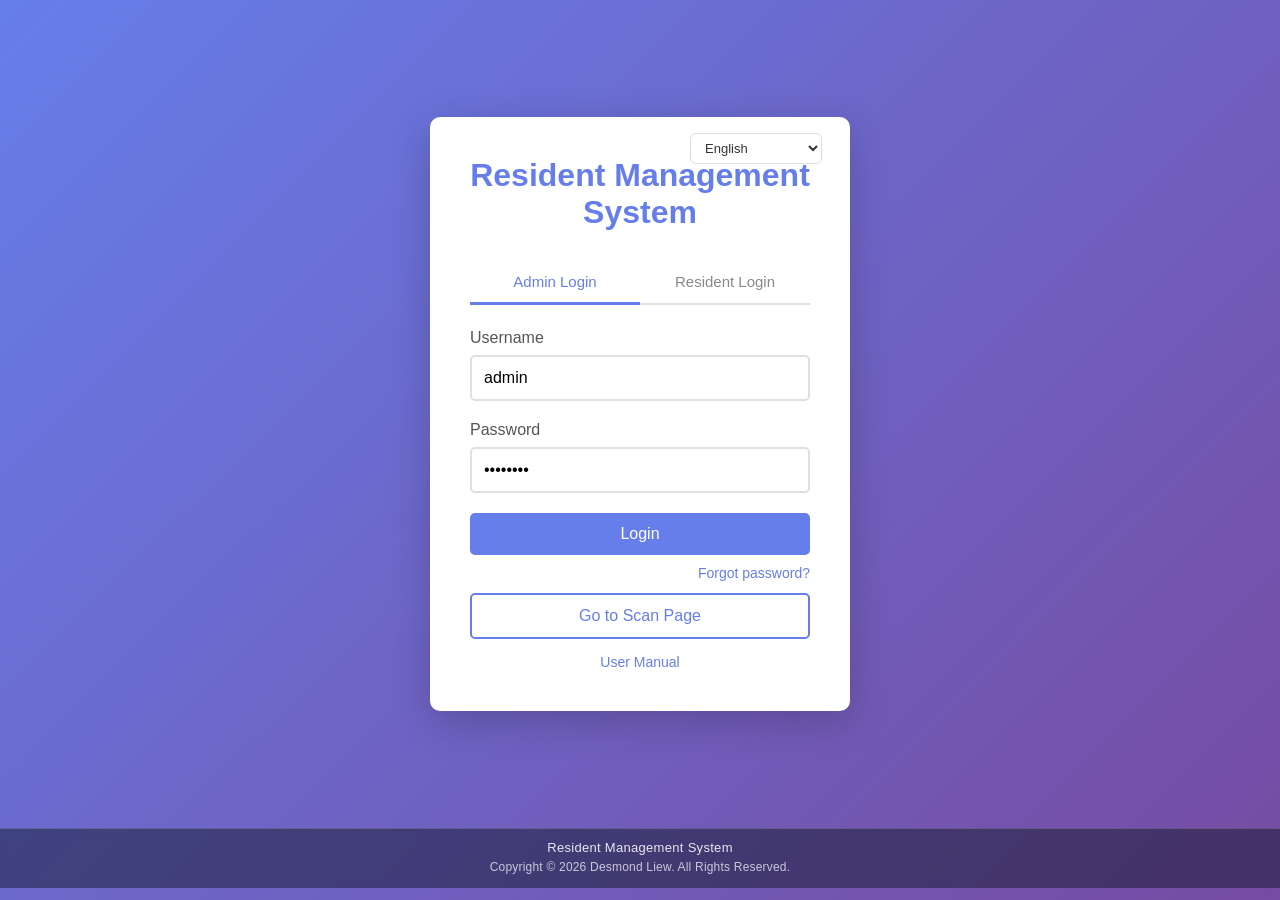
<file: index.html>
<!DOCTYPE html>
<html lang="en">
<head>
    <meta charset="UTF-8">
    <meta name="viewport" content="width=device-width, initial-scale=1.0">
    <title>住户管理系统 - 登录</title>
    <link rel="stylesheet" href="assets/css/style.css?v=20260731">
</head>
<body data-i18n-title="titleLogin">
    <div class="login-container">
        <div class="login-box login-box-wide" style="position: relative;">
            <div class="lang-switcher" id="langSwitcher">
                <select id="langSelect" title="Language">
                    <option value="zh">中文</option>
                    <option value="en">English</option>
                    <option value="ms">Bahasa Melayu</option>
                </select>
            </div>
            <h1 data-i18n="appTitle">住户管理系统</h1>
            <div class="login-tabs">
                <button type="button" class="login-tab active" data-tab="admin" data-i18n="adminLogin">管理员登录</button>
                <button type="button" class="login-tab" data-tab="resident" data-i18n="residentLogin">住户登录</button>
            </div>

            <form id="loginFormAdmin" class="login-form">
                <div class="form-group">
                    <label for="username" data-i18n="username">用户名</label>
                    <input type="text" id="username" name="username" autocomplete="username" value="admin" data-i18n-placeholder="placeholderAdminUser" placeholder="管理员账号">
                </div>
                <div class="form-group">
                    <label for="password" data-i18n="password">密码</label>
                    <input type="password" id="password" name="password" autocomplete="current-password" value="admin123" data-i18n-placeholder="placeholderAdminPwd" placeholder="管理员密码">
                </div>
                <button type="submit" class="btn btn-primary" data-i18n="login">登录</button>
                <div id="loginErrorAdmin" class="error-message"></div>
                <p class="forgot-password-row">
                    <a href="#" id="forgotPasswordLink" data-i18n="forgotPassword">Forgot password?</a>
                </p>
            </form>

            <form id="loginFormResident" class="login-form" style="display: none;">
                <div class="form-group">
                    <label for="residentAccount" data-i18n="residentLoginAccount">电话号码或用户名</label>
                    <input type="text" id="residentAccount" name="account" autocomplete="username" data-i18n-placeholder="placeholderResidentAccount" placeholder="电话号码或用户名">
                </div>
                <div class="form-group">
                    <label for="residentPassword" data-i18n="password">密码</label>
                    <input type="password" id="residentPassword" name="password" autocomplete="current-password" data-i18n-placeholder="placeholderResidentPwd" placeholder="创建二维码时设置的密码">
                </div>
                <button type="submit" class="btn btn-primary" data-i18n="login">登录</button>
                <div id="loginErrorResident" class="error-message"></div>
            </form>

            <div style="margin-top: 12px;">
                <a href="scan.php" target="_blank" class="btn btn-outline" data-i18n="goScanPage" style="display:block; text-align:center;">进入扫描页面</a>
            </div>
            <p class="manual-link-row">
                <a href="manual.html" data-i18n="userManual">用户手册</a>
            </p>
        </div>
    </div>

    <div id="forgotPasswordModal" class="records-modal" style="display: none;" aria-hidden="true">
        <div class="records-modal-mask" id="forgotPasswordMask"></div>
        <div class="records-modal-content admin-settings-modal-content forgot-password-modal-content">
            <div class="records-modal-header">
                <h2 data-i18n="forgotPasswordTitle" style="margin: 0; font-size: 1.15rem;">Forgot password</h2>
                <button type="button" class="btn btn-secondary btn-small" id="forgotPasswordClose" data-i18n="close">Close</button>
            </div>
            <div id="forgotStep1">
                <p class="settings-hint" data-i18n="forgotPasswordStep1Hint"></p>
                <div class="form-group">
                    <label for="forgotEmail" data-i18n="forgotRegisteredEmail">Email</label>
                    <input type="email" id="forgotEmail" autocomplete="email" maxlength="255">
                </div>
                <div id="forgotError" class="error-message" role="alert"></div>
                <button type="button" class="btn btn-primary" id="forgotSendCode" style="width: 100%;" data-i18n="sendVerificationCode">Send code</button>
            </div>
            <div id="forgotStep2" style="display: none;">
                <p class="settings-hint" data-i18n="forgotPasswordStep2Hint"></p>
                <p class="settings-hint" id="forgotStep2EmailLine" style="font-weight: 600;"></p>
                <input type="hidden" id="forgotEmailHidden" value="">
                <div class="form-group">
                    <label for="forgotCode" data-i18n="verificationCode">Code</label>
                    <input type="text" id="forgotCode" inputmode="numeric" maxlength="6" pattern="[0-9]*" autocomplete="one-time-code">
                </div>
                <div class="form-group">
                    <label for="forgotNewPassword" data-i18n="forgotNewPassLabel">New password</label>
                    <input type="password" id="forgotNewPassword" autocomplete="new-password" minlength="6">
                </div>
                <div class="form-group">
                    <label for="forgotConfirmPassword" data-i18n="confirmNewPassword">Confirm</label>
                    <input type="password" id="forgotConfirmPassword" autocomplete="new-password" minlength="6">
                </div>
                <div id="forgotError2" class="error-message" role="alert"></div>
                <button type="button" class="btn btn-primary" id="forgotVerifyBtn" style="width: 100%; margin-bottom: 8px;" data-i18n="verifyAndResetPassword">Verify and reset</button>
                <p style="text-align: center; margin: 0;"><a href="#" id="forgotStartOver" data-i18n="forgotStartOver">Start over</a></p>
            </div>
        </div>
    </div>
    <script src="assets/js/i18n.js?v=20260731"></script>
    <script src="assets/js/login.js?v=20260314"></script>
    <footer class="site-footer">
        <div class="site-footer-title">Resident Management System</div>
        <div class="site-footer-copy">Copyright &copy; 2026 Desmond Liew. All Rights Reserved.</div>
    </footer>
</body>
</html>
</file>
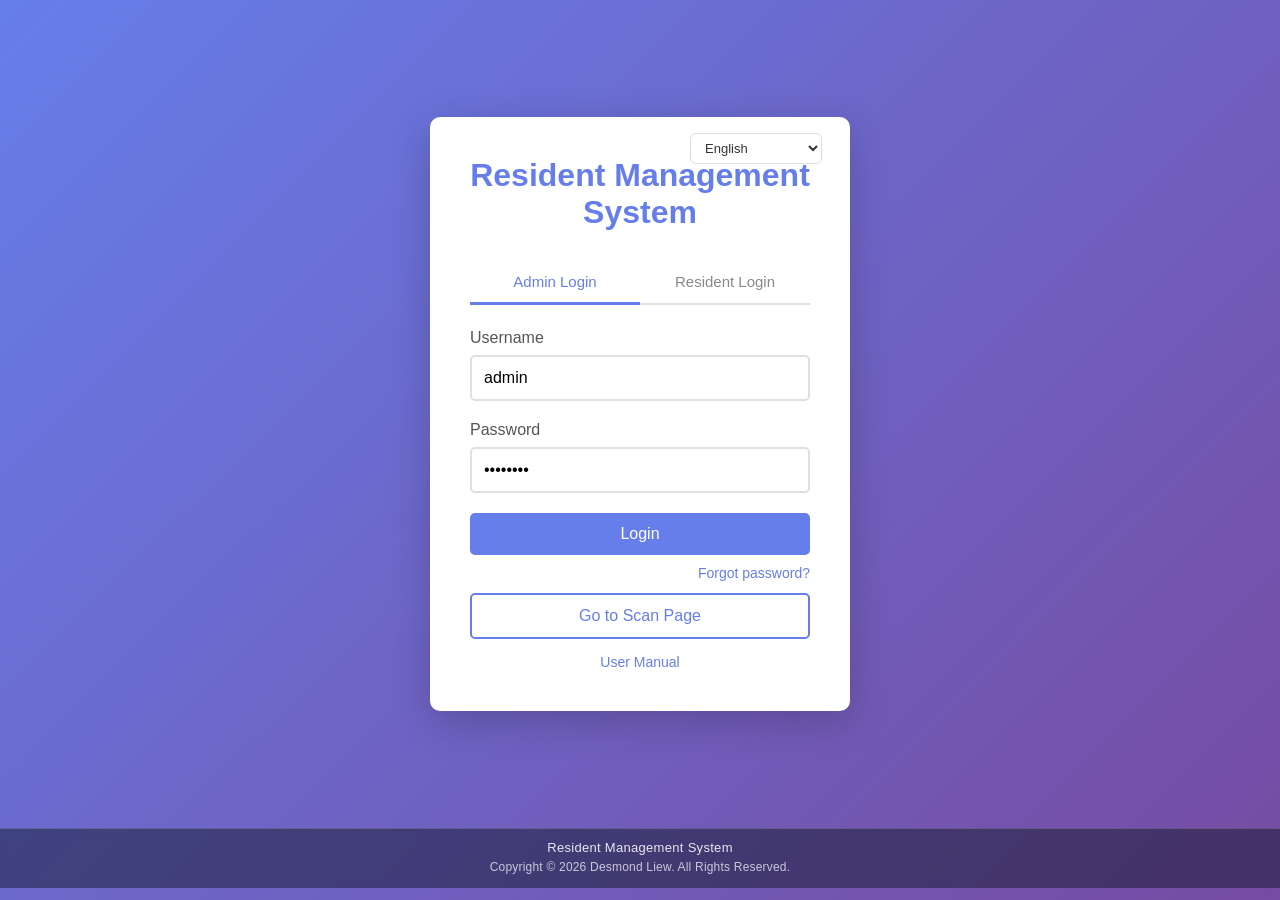
<file: admin.html>
<!DOCTYPE html>
<html lang="en">
<head>
    <meta charset="UTF-8">
    <meta name="viewport" content="width=device-width, initial-scale=1.0">
    <title>住户管理系统 - 管理后台</title>
    <link rel="stylesheet" href="assets/css/style.css?v=20260731">
    <script src="assets/js/qrcode.min.js"></script>
</head>
<body data-i18n-title="titleAdmin">
    <div class="admin-container">
        <header class="admin-header">
            <h1 data-i18n="appTitle">住户管理系统</h1>
            <div class="user-info">
                <div class="lang-switcher" id="langSwitcher">
                    <select id="langSelect" title="Language">
                        <option value="zh">中文</option>
                        <option value="en">English</option>
                        <option value="ms">Bahasa Melayu</option>
                    </select>
                </div>
                <span id="adminUsername"></span>
                <button type="button" id="adminSettingsBtn" class="btn btn-outline" data-i18n="adminSettings">Settings</button>
                <a href="manual.html" class="btn btn-outline" data-i18n="userManual">用户手册</a>
                <button id="logoutBtn" class="btn btn-secondary" data-i18n="logout">退出登录</button>
            </div>
        </header>

        <div id="adminSettingsModal" class="records-modal" style="display: none;" aria-hidden="true">
            <div class="records-modal-mask" id="adminSettingsMask"></div>
            <div class="records-modal-content admin-settings-modal-content">
                <div class="records-modal-header">
                    <h2 data-i18n="settingsTitle" style="margin: 0; font-size: 1.15rem;">Account settings</h2>
                    <button type="button" class="btn btn-secondary btn-small" id="adminSettingsClose" data-i18n="close">Close</button>
                </div>
                <p class="settings-hint" data-i18n="settingsPasswordHint"></p>
                <form id="adminSettingsForm" class="admin-settings-form">
                    <div class="form-group">
                        <label for="settingsUsername" data-i18n="username">Username</label>
                        <input type="text" id="settingsUsername" name="username" required autocomplete="username" maxlength="50">
                    </div>
                    <div class="form-group">
                        <label for="settingsPhone" data-i18n="adminContactPhone">Contact phone</label>
                        <input type="text" id="settingsPhone" name="phone" autocomplete="tel" maxlength="30">
                    </div>
                    <div class="form-group">
                        <label for="settingsEmail" data-i18n="email">Email</label>
                        <input type="email" id="settingsEmail" name="email" autocomplete="email" maxlength="255">
                    </div>
                    <p class="settings-hint" style="font-size: 12px;" data-i18n="emailBindHint"></p>
                    <div class="form-group">
                        <label for="settingsCurrentPassword" data-i18n="currentPassword">Current password</label>
                        <input type="password" id="settingsCurrentPassword" name="current_password" required autocomplete="current-password">
                    </div>
                    <div class="form-group">
                        <label for="settingsNewPassword" data-i18n="newPasswordOptional">New password</label>
                        <input type="password" id="settingsNewPassword" name="new_password" autocomplete="new-password">
                    </div>
                    <div class="form-group">
                        <label for="settingsNewPassword2" data-i18n="confirmNewPassword">Confirm new password</label>
                        <input type="password" id="settingsNewPassword2" name="new_password_confirm" autocomplete="new-password">
                    </div>
                    <div id="adminSettingsError" class="error-message" role="alert"></div>
                    <div class="form-row form-row-submit" style="margin-top: 16px;">
                        <button type="submit" class="btn btn-primary" data-i18n="saveSettings" style="width: 100%;">Save</button>
                    </div>
                </form>
            </div>
        </div>

        <div id="editResidentModal" class="records-modal" style="display: none;" aria-hidden="true">
            <div class="records-modal-mask" id="editResidentMask"></div>
            <div class="records-modal-content admin-settings-modal-content edit-resident-modal-content">
                <div class="records-modal-header">
                    <h2 data-i18n="editResidentTitle" style="margin: 0; font-size: 1.15rem;">Edit resident</h2>
                    <button type="button" class="btn btn-secondary btn-small" id="editResidentClose" data-i18n="close">Close</button>
                </div>
                <form id="editResidentForm" class="form-create-qr" style="margin-top: 8px;">
                    <input type="hidden" id="editResidentId" value="">
                    <div class="form-row">
                        <div class="form-group">
                            <label for="editResidentName"><span data-i18n="nameRemark">Name</span> <span class="required" data-i18n="required">*</span></label>
                            <input type="text" id="editResidentName" required maxlength="255" data-i18n-placeholder="placeholderName" placeholder="">
                        </div>
                        <div class="form-group">
                            <label for="editResidentBuilding"><span data-i18n="buildingUnit">Building</span> <span class="required" data-i18n="required">*</span></label>
                            <input type="text" id="editResidentBuilding" required data-i18n-placeholder="placeholderBuilding" placeholder="">
                        </div>
                    </div>
                    <div class="form-row">
                        <div class="form-group">
                            <label for="editResidentRoom"><span data-i18n="roomNumber">Room</span> <span class="required" data-i18n="required">*</span></label>
                            <input type="text" id="editResidentRoom" required data-i18n-placeholder="placeholderRoom" placeholder="">
                        </div>
                        <div class="form-group">
                            <label for="editResidentDate"><span data-i18n="qrCreatedDate">QR date</span> <span class="required" data-i18n="required">*</span></label>
                            <input type="date" id="editResidentDate" required>
                        </div>
                    </div>
                    <div class="form-row">
                        <div class="form-group">
                            <label for="editResidentPhone"><span data-i18n="phone">Phone</span> <span class="required" data-i18n="required">*</span></label>
                            <input type="text" id="editResidentPhone" required data-i18n-placeholder="placeholderPhone" placeholder="">
                        </div>
                        <div class="form-group">
                            <label for="editResidentUsername" data-i18n="residentUsernameOptional">Login username (optional)</label>
                            <input type="text" id="editResidentUsername" autocomplete="off" data-i18n-placeholder="placeholderResidentUsername" placeholder="">
                        </div>
                    </div>
                    <div class="form-row">
                        <div class="form-group">
                            <label for="editResidentPassword" data-i18n="password">Password</label>
                            <input type="password" id="editResidentPassword" autocomplete="new-password" data-i18n-placeholder="placeholderEditResidentPwd" placeholder="">
                        </div>
                    </div>
                    <div id="editResidentError" class="error-message" role="alert"></div>
                    <div class="form-row form-row-submit">
                        <button type="submit" class="btn btn-primary" data-i18n="saveEditResident" style="width: 100%;">Save</button>
                    </div>
                </form>
            </div>
        </div>

        <div class="admin-content">
            <section class="section">
                <h2 data-i18n="createQR">生成二维码</h2>
                <p class="section-hint" data-i18n="createQRHint">请先填写下方名字、单元楼、门牌号、二维码创建日期、电话号码、密码，方可生成二维码。住户可使用电话号码或用户名与密码在登录页「住户登录」进入查看自己的二维码。</p>
                <form id="createQRForm" class="form-create-qr">
                    <div class="form-row">
                        <div class="form-group">
                            <label for="qrName"><span data-i18n="nameRemark">名字/备注</span> <span class="required" data-i18n="required">*</span></label>
                            <input type="text" id="qrName" name="name" required data-i18n-placeholder="placeholderName" placeholder="请输入名字或备注">
                        </div>
                        <div class="form-group">
                            <label for="qrBuildingUnit"><span data-i18n="buildingUnit">单元楼</span> <span class="required" data-i18n="required">*</span></label>
                            <input type="text" id="qrBuildingUnit" name="building_unit" required data-i18n-placeholder="placeholderBuilding" placeholder="例如：A栋、1单元">
                        </div>
                    </div>
                    <div class="form-row">
                        <div class="form-group">
                            <label for="qrRoomNumber"><span data-i18n="roomNumber">门牌号</span> <span class="required" data-i18n="required">*</span></label>
                            <input type="text" id="qrRoomNumber" name="room_number" required data-i18n-placeholder="placeholderRoom" placeholder="例如：101、2-301">
                        </div>
                        <div class="form-group">
                            <label for="qrCreatedDate"><span data-i18n="qrCreatedDate">二维码创建日期</span> <span class="required" data-i18n="required">*</span></label>
                            <input type="date" id="qrCreatedDate" name="qr_created_date" required>
                        </div>
                    </div>
                    <div class="form-row">
                        <div class="form-group">
                            <label for="qrPhone"><span data-i18n="phone">电话号码</span> <span class="required" data-i18n="required">*</span></label>
                            <input type="text" id="qrPhone" name="phone" required data-i18n-placeholder="placeholderPhone" placeholder="住户登录用电话号码">
                        </div>
                        <div class="form-group">
                            <label for="qrResidentUsername"><span data-i18n="residentUsernameOptional">住户登录用户名（可选）</span></label>
                            <input type="text" id="qrResidentUsername" name="resident_username" autocomplete="off" data-i18n-placeholder="placeholderResidentUsername" placeholder="字母/数字/下划线，2～64字符">
                        </div>
                    </div>
                    <div class="form-row">
                        <div class="form-group">
                            <label for="qrPassword"><span data-i18n="password">密码</span> <span class="required" data-i18n="required">*</span></label>
                            <input type="password" id="qrPassword" name="password" required data-i18n-placeholder="placeholderPassword" placeholder="住户登录用密码">
                        </div>
                    </div>
                    <div class="form-row form-row-submit">
                        <button type="submit" class="btn btn-primary" data-i18n="btnCreateQR">生成二维码</button>
                    </div>
                </form>
                <div id="qrResult" class="qr-result"></div>
            </section>

            <section class="section">
                <h2 data-i18n="myQRCodes">我的二维码</h2>
                <p class="section-hint">
                    <span data-i18n="recentThreeUsersHint">此区域仅显示最近创建的3位用户。</span>
                    <a href="admin_users.html" class="btn btn-outline btn-small" style="margin-left:10px;" data-i18n="viewAllUsers">查看全部用户</a>
                </p>
                <div id="qrList" class="qr-list"></div>
            </section>

            <section class="section">
                <h2 data-i18n="scanRecords">扫描记录</h2>
                <p class="section-hint">
                    <span data-i18n="todayRecordsHint">以下仅显示当天扫描记录。</span>
                    <a href="admin_records_calendar.html" class="btn btn-outline btn-small" style="margin-left:10px;" data-i18n="viewAllScanRecords">进入全部扫描记录</a>
                    <a href="admin_activity.html" class="btn btn-outline btn-small" style="margin-left:10px;" data-i18n="viewUserActivities">用户操作监控</a>
                    <span id="recordsRefreshHint" style="color:#666;font-size:12px;"></span>
                </p>
                <div class="table-container">
                    <table id="recordsTable" class="data-table">
                        <thead>
                            <tr>
                                <th data-i18n="id">ID</th>
                                <th data-i18n="nameRemarkCol">名字/备注</th>
                                <th data-i18n="buildingUnit">单元楼</th>
                                <th data-i18n="roomNumber">门牌号</th>
                                <th data-i18n="qrCreatedDate">二维码创建日期</th>
                                <th data-i18n="phoneCol">手机号码</th>
                                <th data-i18n="visitorIP">访客IP</th>
                                <th data-i18n="scanTime">扫描时间</th>
                            </tr>
                        </thead>
                        <tbody id="recordsBody">
                            <tr>
                                <td colspan="8" class="loading" data-i18n="loading">加载中...</td>
                            </tr>
                        </tbody>
                    </table>
                </div>
                <div class="pagination" id="pagination"></div>
            </section>
        </div>
    </div>
    <script src="assets/js/i18n.js?v=20260731"></script>
    <script src="assets/js/edit_resident.js?v=20260313"></script>
    <script src="assets/js/admin.js?v=20260313"></script>
    <footer class="site-footer">
        <div class="site-footer-title">Resident Management System</div>
        <div class="site-footer-copy">Copyright &copy; 2026 Desmond Liew. All Rights Reserved.</div>
    </footer>
</body>
</html>
</file>
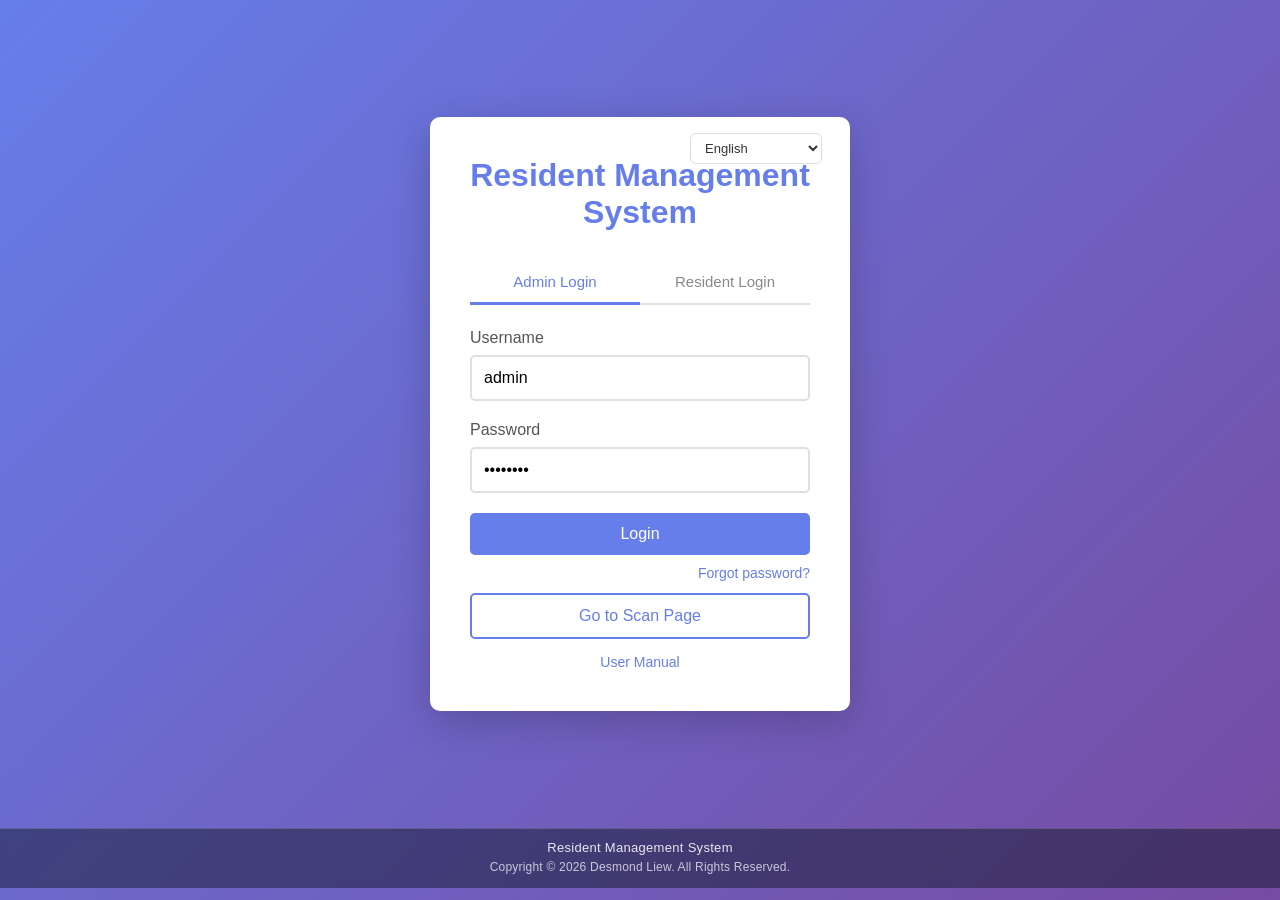
<file: admin_activity.html>
<!DOCTYPE html>
<html lang="en">
<head>
    <meta charset="UTF-8">
    <meta name="viewport" content="width=device-width, initial-scale=1.0">
    <title>住户管理系统 - 操作监控</title>
    <link rel="stylesheet" href="assets/css/style.css?v=20260616">
</head>
<body data-i18n-title="titleActivityMonitor">
    <div class="admin-container">
        <header class="admin-header">
            <h1 data-i18n="activityMonitorTitle">用户操作监控</h1>
            <div class="user-info">
                <div class="lang-switcher" id="langSwitcher">
                    <select id="langSelect" title="Language">
                        <option value="zh">中文</option>
                        <option value="en">English</option>
                        <option value="ms">Bahasa Melayu</option>
                    </select>
                </div>
                <a href="admin.html" class="btn btn-outline" data-i18n="backToAdmin">返回管理后台</a>
                <span id="adminUsername"></span>
                <button id="logoutBtn" class="btn btn-secondary" data-i18n="logout">退出登录</button>
            </div>
        </header>

        <div class="admin-content">
            <section class="section">
                <h2 data-i18n="todayActivityLogsTitle">当天用户操作日志</h2>
                <div class="form-row" style="align-items:end;">
                    <div class="form-group" style="flex: 2;">
                        <label for="activitySearchInput" data-i18n="searchButton">搜索</label>
                        <input id="activitySearchInput" type="text" data-i18n-placeholder="activitySearchPlaceholder" placeholder="搜索用户、操作、描述、IP">
                    </div>
                    <div class="form-group" style="flex: 1;">
                        <label for="activityRoleSelect" data-i18n="roleLabel">角色</label>
                        <select id="activityRoleSelect">
                            <option value="" data-i18n="allRoles">全部角色</option>
                            <option value="admin">admin</option>
                            <option value="resident">resident</option>
                            <option value="visitor">visitor</option>
                        </select>
                    </div>
                    <div class="form-group" style="flex: 1;">
                        <label for="activityActionInput" data-i18n="actionLabel">操作类型</label>
                        <input id="activityActionInput" type="text" data-i18n-placeholder="activityActionPlaceholder" placeholder="例如：create_qr">
                    </div>
                </div>
                <p class="section-hint" id="activityRefreshHint"></p>
                <div class="table-container">
                    <table class="data-table">
                        <thead>
                            <tr>
                                <th data-i18n="id">ID</th>
                                <th data-i18n="roleLabel">角色</th>
                                <th data-i18n="userLabel">用户</th>
                                <th data-i18n="actionLabel">操作类型</th>
                                <th data-i18n="targetLabel">目标</th>
                                <th data-i18n="descriptionLabel">说明</th>
                                <th data-i18n="visitorIP">IP</th>
                                <th data-i18n="timeLabel">时间</th>
                            </tr>
                        </thead>
                        <tbody id="activityLogsBody">
                            <tr><td colspan="8" class="loading" data-i18n="loading">加载中...</td></tr>
                        </tbody>
                    </table>
                </div>
                <div class="pagination" id="activityPagination"></div>
            </section>

            <section class="section">
                <h2 data-i18n="activityCalendarTitle">操作日志日历</h2>
                <div class="form-row" style="align-items:center; gap:8px; flex-wrap:wrap;">
                    <div class="form-group">
                        <label for="activityMonthInput" data-i18n="monthLabel">月份</label>
                        <input id="activityMonthInput" type="month">
                    </div>
                    <button id="activityPrevMonthBtn" class="btn btn-outline" style="height:42px;" data-i18n="prevMonth">上一月</button>
                    <button id="activityNextMonthBtn" class="btn btn-outline" style="height:42px;" data-i18n="nextMonth">下一月</button>
                    <button id="activityCurrentMonthBtn" class="btn btn-outline" style="height:42px;" data-i18n="currentMonth">本月</button>
                    <button id="activityReloadCalendarBtn" class="btn btn-primary" style="height:42px;" data-i18n="loadCalendar">加载日历</button>
                </div>
                <div id="activityCalendarGrid" class="records-calendar-grid"></div>
            </section>
        </div>
    </div>

    <div id="activityDayModal" class="records-modal" style="display:none;">
        <div class="records-modal-mask"></div>
        <div class="records-modal-content">
            <div class="records-modal-header">
                <h3 id="activityDayTitle">当天操作日志</h3>
                <button id="closeActivityDayModal" class="btn btn-secondary btn-small" data-i18n="close">关闭</button>
            </div>
            <div class="form-row" style="align-items:end;">
                <div class="form-group" style="flex: 2;">
                    <label for="activityDaySearchInput" data-i18n="searchButton">搜索</label>
                    <input id="activityDaySearchInput" type="text" data-i18n-placeholder="activitySearchPlaceholder" placeholder="搜索用户、操作、描述、IP">
                </div>
                <div class="form-group" style="flex: 1;">
                    <label for="activityDayRoleSelect" data-i18n="roleLabel">角色</label>
                    <select id="activityDayRoleSelect">
                        <option value="" data-i18n="allRoles">全部角色</option>
                        <option value="admin">admin</option>
                        <option value="resident">resident</option>
                        <option value="visitor">visitor</option>
                    </select>
                </div>
                <div class="form-group" style="flex: 1;">
                    <label for="activityDayActionInput" data-i18n="actionLabel">操作类型</label>
                    <input id="activityDayActionInput" type="text" data-i18n-placeholder="activityActionPlaceholder" placeholder="例如：create_qr">
                </div>
            </div>
            <div class="table-container" style="max-height:420px; overflow:auto;">
                <table class="data-table">
                    <thead>
                        <tr>
                            <th data-i18n="id">ID</th>
                            <th data-i18n="roleLabel">角色</th>
                            <th data-i18n="userLabel">用户</th>
                            <th data-i18n="actionLabel">操作类型</th>
                            <th data-i18n="targetLabel">目标</th>
                            <th data-i18n="descriptionLabel">说明</th>
                            <th data-i18n="visitorIP">IP</th>
                            <th data-i18n="timeLabel">时间</th>
                        </tr>
                    </thead>
                    <tbody id="activityDayLogsBody">
                        <tr><td colspan="8" class="loading" data-i18n="loading">加载中...</td></tr>
                    </tbody>
                </table>
            </div>
        </div>
    </div>

    <script src="assets/js/i18n.js?v=20260731"></script>
    <script src="assets/js/admin_activity.js?v=20260316"></script>
    <footer class="site-footer">
        <div class="site-footer-title">Resident Management System</div>
        <div class="site-footer-copy">Copyright &copy; 2026 Desmond Liew. All Rights Reserved.</div>
    </footer>
</body>
</html>
</file>
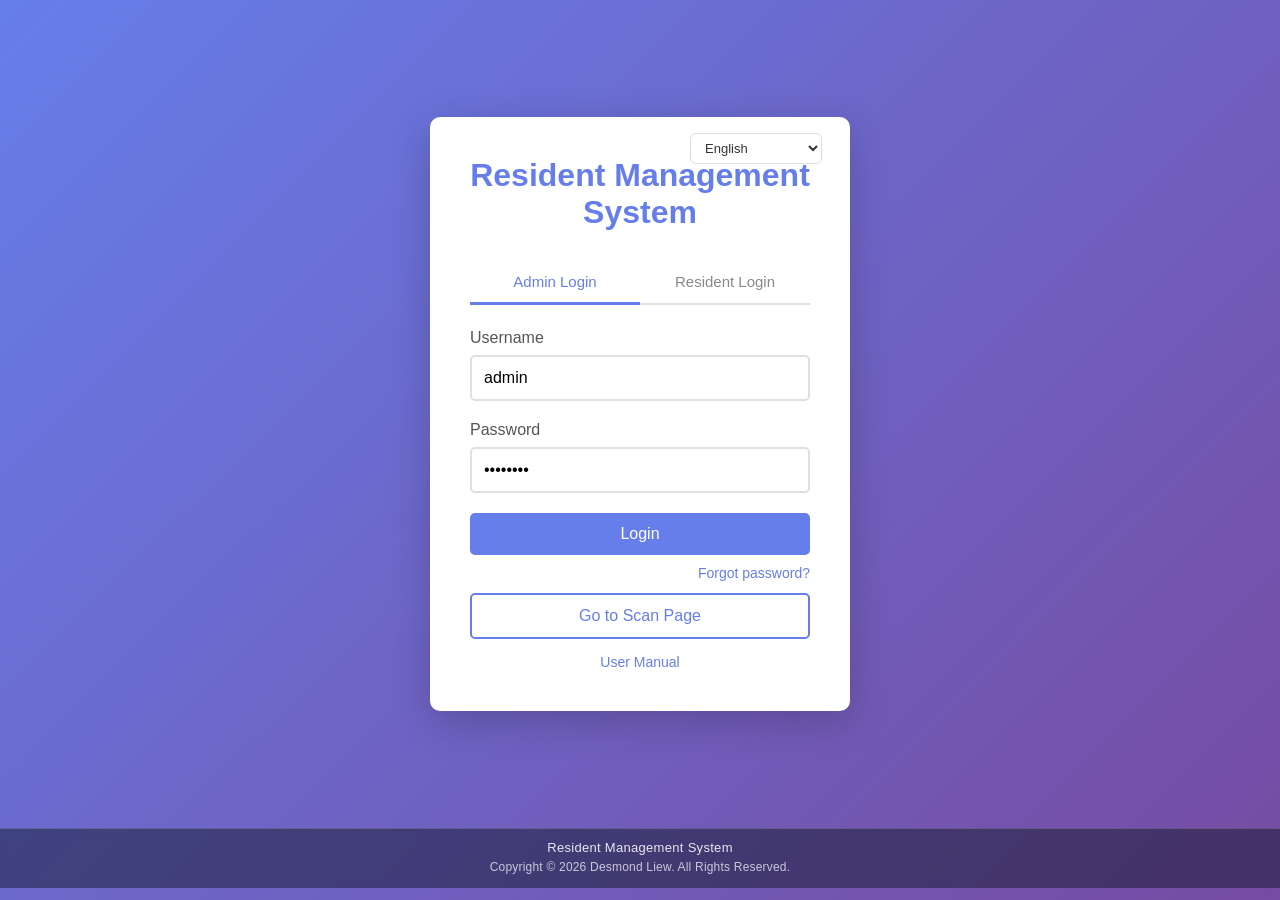
<file: admin_records_calendar.html>
<!DOCTYPE html>
<html lang="en">
<head>
    <meta charset="UTF-8">
    <meta name="viewport" content="width=device-width, initial-scale=1.0">
    <title>住户管理系统 - 全部扫描记录</title>
    <link rel="stylesheet" href="assets/css/style.css?v=20260616">
</head>
<body data-i18n-title="titleAdminScanRecords">
    <div class="admin-container">
        <header class="admin-header">
            <h1 data-i18n="viewAllScanRecords">全部扫描记录</h1>
            <div class="user-info">
                <div class="lang-switcher" id="langSwitcher">
                    <select id="langSelect" title="Language">
                        <option value="zh">中文</option>
                        <option value="en">English</option>
                        <option value="ms">Bahasa Melayu</option>
                    </select>
                </div>
                <a href="admin.html" class="btn btn-outline" data-i18n="backToAdmin">返回管理后台</a>
                <span id="adminUsername"></span>
                <button id="logoutBtn" class="btn btn-secondary" data-i18n="logout">退出登录</button>
            </div>
        </header>

        <div class="admin-content">
            <section class="section">
                <div class="form-row" style="align-items:center; gap:8px; flex-wrap:wrap;">
                    <div class="form-group">
                        <label for="monthInput" data-i18n="monthLabel">月份</label>
                        <input id="monthInput" type="month">
                    </div>
                    <button id="prevMonthBtn" class="btn btn-outline" style="height:42px;" data-i18n="prevMonth">上一月</button>
                    <button id="nextMonthBtn" class="btn btn-outline" style="height:42px;" data-i18n="nextMonth">下一月</button>
                    <button id="currentMonthBtn" class="btn btn-outline" style="height:42px;" data-i18n="currentMonth">本月</button>
                    <button id="reloadCalendarBtn" class="btn btn-primary" style="height:42px;" data-i18n="loadCalendar">加载日历</button>
                </div>
                <div id="recordsCalendarGrid" class="records-calendar-grid"></div>
            </section>
        </div>
    </div>

    <div id="dayRecordsModal" class="records-modal" style="display:none;">
        <div class="records-modal-mask"></div>
        <div class="records-modal-content">
            <div class="records-modal-header">
                <h3 id="dayRecordsTitle">当天扫描记录</h3>
                <button id="closeDayRecordsModal" class="btn btn-secondary btn-small" data-i18n="close">关闭</button>
            </div>
            <div class="form-row" style="align-items:end;">
                <div class="form-group" style="flex:1;">
                    <label for="dayRecordSearchInput" data-i18n="searchButton">搜索</label>
                    <input id="dayRecordSearchInput" type="text" data-i18n-placeholder="searchDayRecordPlaceholder" placeholder="输入姓名或访客IP搜索">
                </div>
            </div>
            <div class="table-container" style="max-height:420px; overflow:auto;">
                <table class="data-table">
                    <thead>
                        <tr>
                            <th data-i18n="id">ID</th>
                            <th data-i18n="nameRemarkCol">名字/备注</th>
                            <th data-i18n="buildingUnit">单元楼</th>
                            <th data-i18n="roomNumber">门牌号</th>
                            <th data-i18n="phoneCol">手机号码</th>
                            <th data-i18n="visitorIP">访客IP</th>
                            <th data-i18n="scanTime">扫描时间</th>
                        </tr>
                    </thead>
                    <tbody id="dayRecordTableBody">
                        <tr><td colspan="7" class="loading" data-i18n="loading">加载中...</td></tr>
                    </tbody>
                </table>
            </div>
        </div>
    </div>

    <script src="assets/js/i18n.js?v=20260731"></script>
    <script src="assets/js/admin_records_calendar.js?v=20260310"></script>
    <footer class="site-footer">
        <div class="site-footer-title">Resident Management System</div>
        <div class="site-footer-copy">Copyright &copy; 2026 Desmond Liew. All Rights Reserved.</div>
    </footer>
</body>
</html>
</file>
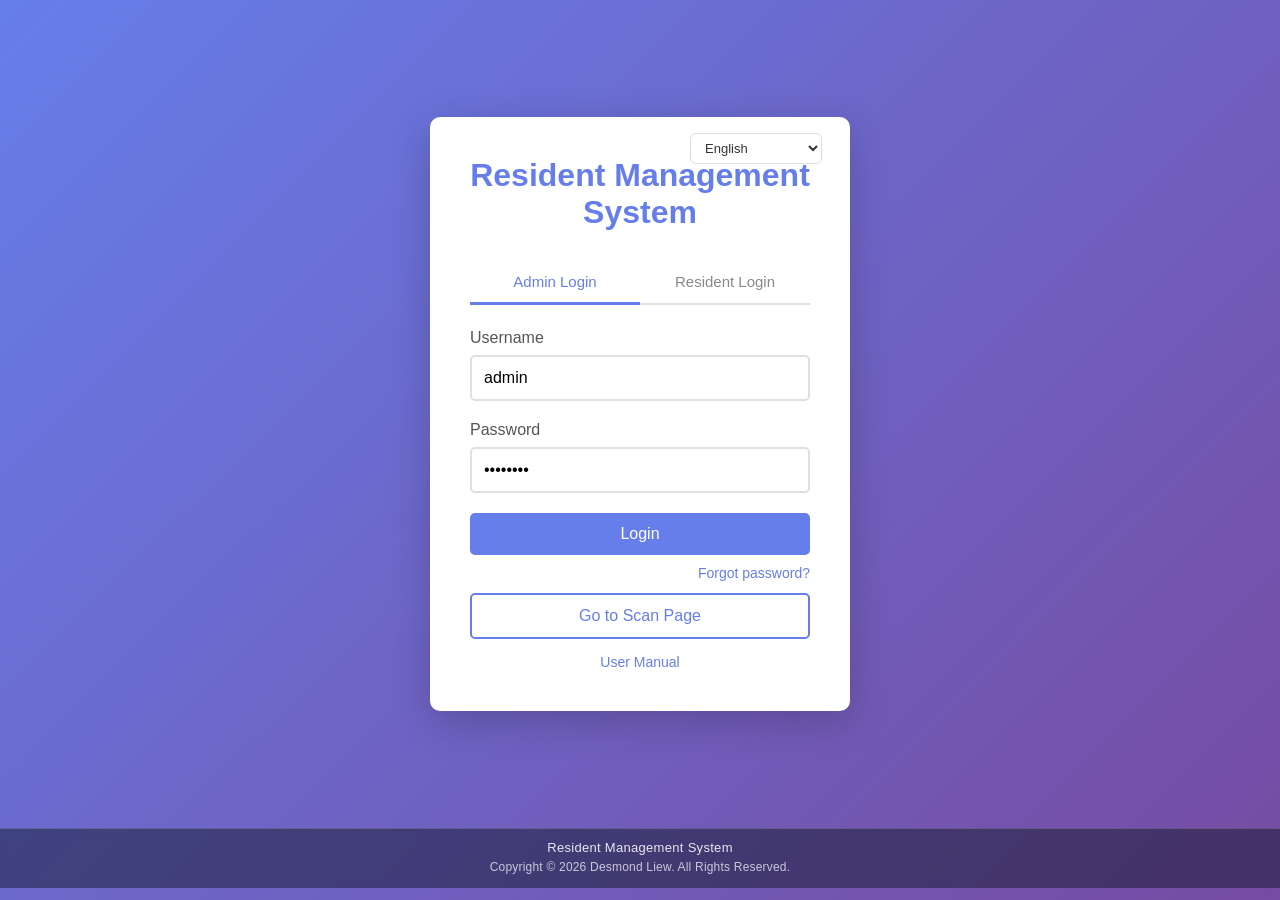
<file: admin_users.html>
<!DOCTYPE html>
<html lang="en">
<head>
    <meta charset="UTF-8">
    <meta name="viewport" content="width=device-width, initial-scale=1.0">
    <title>住户管理系统 - 用户列表</title>
    <link rel="stylesheet" href="assets/css/style.css?v=20260616">
    <script src="assets/js/qrcode.min.js"></script>
</head>
<body data-i18n-title="titleAdminUsers">
    <div class="admin-container">
        <header class="admin-header">
            <h1 data-i18n="userListPageTitle">用户列表</h1>
            <div class="user-info">
                <div class="lang-switcher" id="langSwitcher">
                    <select id="langSelect" title="Language">
                        <option value="zh">中文</option>
                        <option value="en">English</option>
                        <option value="ms">Bahasa Melayu</option>
                    </select>
                </div>
                <a href="admin.html" class="btn btn-outline" data-i18n="backToAdmin">返回管理后台</a>
                <span id="adminUsername"></span>
                <button id="logoutBtn" class="btn btn-secondary" data-i18n="logout">退出登录</button>
            </div>
        </header>

        <div class="admin-content">
            <section class="section">
                <h2 data-i18n="viewAllUsers">查看全部用户</h2>
                <div class="form-row" style="align-items: end;">
                    <div class="form-group" style="flex:1;">
                        <label for="userSearchInput" data-i18n="searchButton">搜索</label>
                        <input id="userSearchInput" type="text" data-i18n-placeholder="searchUserPlaceholder" placeholder="输入姓名/电话/单元楼/门牌号搜索">
                    </div>
                </div>
                <div id="allUsersList" class="qr-list"></div>
            </section>
        </div>

        <div id="editResidentModal" class="records-modal" style="display: none;" aria-hidden="true">
            <div class="records-modal-mask" id="editResidentMask"></div>
            <div class="records-modal-content admin-settings-modal-content edit-resident-modal-content">
                <div class="records-modal-header">
                    <h2 data-i18n="editResidentTitle" style="margin: 0; font-size: 1.15rem;">Edit resident</h2>
                    <button type="button" class="btn btn-secondary btn-small" id="editResidentClose" data-i18n="close">Close</button>
                </div>
                <form id="editResidentForm" class="form-create-qr" style="margin-top: 8px;">
                    <input type="hidden" id="editResidentId" value="">
                    <div class="form-row">
                        <div class="form-group">
                            <label for="editResidentName"><span data-i18n="nameRemark">Name</span> <span class="required" data-i18n="required">*</span></label>
                            <input type="text" id="editResidentName" required maxlength="255" data-i18n-placeholder="placeholderName" placeholder="">
                        </div>
                        <div class="form-group">
                            <label for="editResidentBuilding"><span data-i18n="buildingUnit">Building</span> <span class="required" data-i18n="required">*</span></label>
                            <input type="text" id="editResidentBuilding" required data-i18n-placeholder="placeholderBuilding" placeholder="">
                        </div>
                    </div>
                    <div class="form-row">
                        <div class="form-group">
                            <label for="editResidentRoom"><span data-i18n="roomNumber">Room</span> <span class="required" data-i18n="required">*</span></label>
                            <input type="text" id="editResidentRoom" required data-i18n-placeholder="placeholderRoom" placeholder="">
                        </div>
                        <div class="form-group">
                            <label for="editResidentDate"><span data-i18n="qrCreatedDate">QR date</span> <span class="required" data-i18n="required">*</span></label>
                            <input type="date" id="editResidentDate" required>
                        </div>
                    </div>
                    <div class="form-row">
                        <div class="form-group">
                            <label for="editResidentPhone"><span data-i18n="phone">Phone</span> <span class="required" data-i18n="required">*</span></label>
                            <input type="text" id="editResidentPhone" required data-i18n-placeholder="placeholderPhone" placeholder="">
                        </div>
                        <div class="form-group">
                            <label for="editResidentUsername" data-i18n="residentUsernameOptional">Login username (optional)</label>
                            <input type="text" id="editResidentUsername" autocomplete="off" data-i18n-placeholder="placeholderResidentUsername" placeholder="">
                        </div>
                    </div>
                    <div class="form-row">
                        <div class="form-group">
                            <label for="editResidentPassword" data-i18n="password">Password</label>
                            <input type="password" id="editResidentPassword" autocomplete="new-password" data-i18n-placeholder="placeholderEditResidentPwd" placeholder="">
                        </div>
                    </div>
                    <div id="editResidentError" class="error-message" role="alert"></div>
                    <div class="form-row form-row-submit">
                        <button type="submit" class="btn btn-primary" data-i18n="saveEditResident" style="width: 100%;">Save</button>
                    </div>
                </form>
            </div>
        </div>
    </div>
    <script src="assets/js/i18n.js?v=20260731"></script>
    <script src="assets/js/edit_resident.js?v=20260313"></script>
    <script src="assets/js/admin_users.js?v=20260313"></script>
    <footer class="site-footer">
        <div class="site-footer-title">Resident Management System</div>
        <div class="site-footer-copy">Copyright &copy; 2026 Desmond Liew. All Rights Reserved.</div>
    </footer>
</body>
</html>
</file>
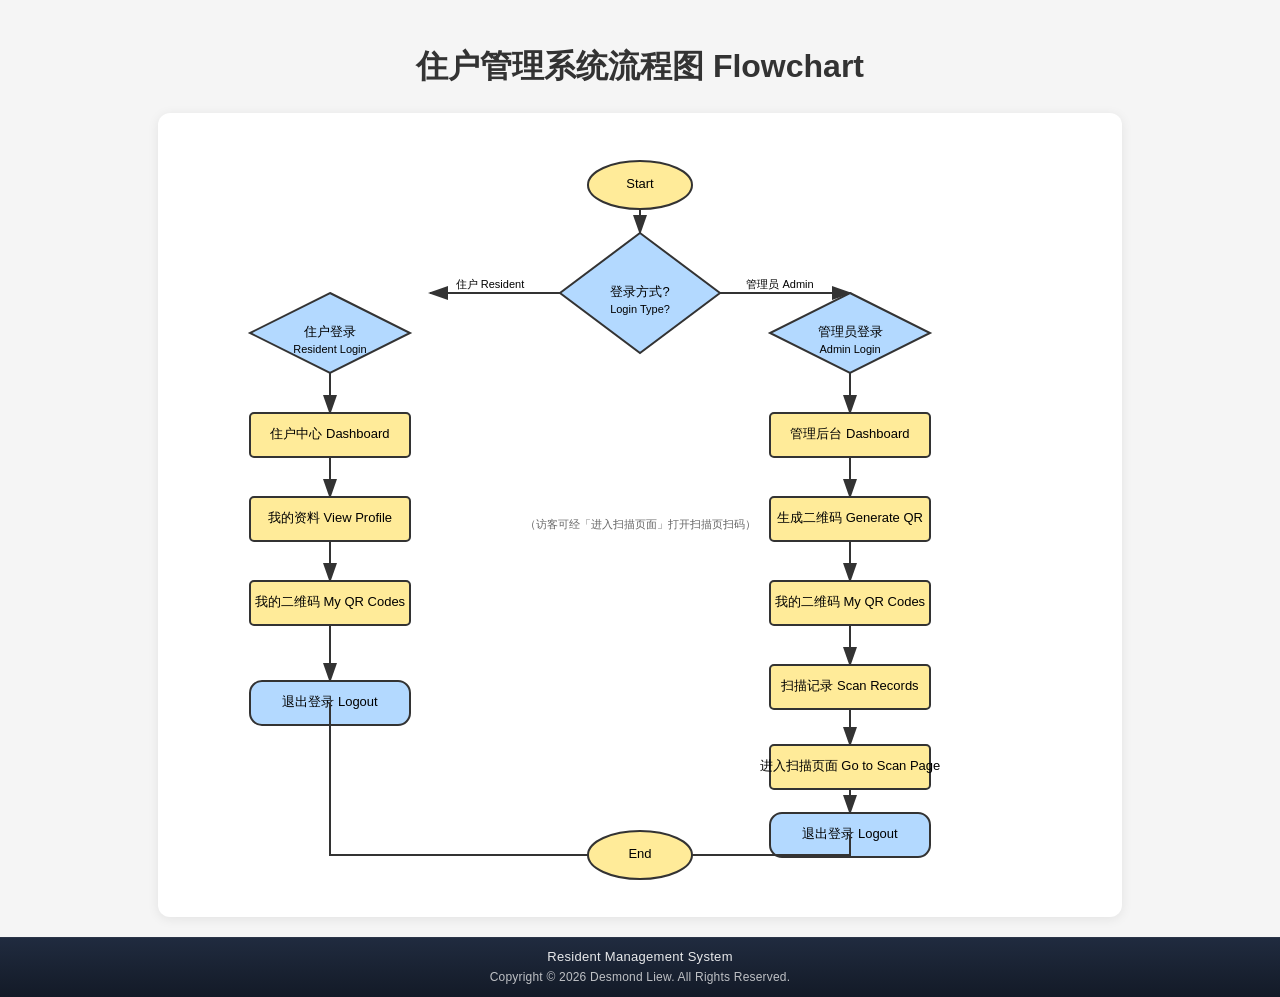
<file: flowchart.html>
<!DOCTYPE html>
<html lang="en">
<head>
    <meta charset="UTF-8">
    <meta name="viewport" content="width=device-width, initial-scale=1.0">
    <title>住户管理系统 - 流程图 Flowchart</title>
    <style>
        body { font-family: Arial, sans-serif; background: #f5f5f5; padding: 24px; margin: 0; }
        h1 { text-align: center; color: #333; margin-bottom: 24px; }
        .flow-wrap { max-width: 900px; margin: 0 auto; background: #fff; padding: 32px; border-radius: 12px; box-shadow: 0 2px 12px rgba(0,0,0,0.08); }
        svg { display: block; margin: 0 auto; }
        .link { fill: none; stroke: #333; stroke-width: 2; marker-end: url(#arrowhead); }
        .node-start-end { fill: #ffeb99; stroke: #333; stroke-width: 2; }
        .node-decision { fill: #b3d9ff; stroke: #333; stroke-width: 2; }
        .node-process { fill: #ffeb99; stroke: #333; stroke-width: 2; }
        .node-logout { fill: #b3d9ff; stroke: #333; stroke-width: 2; rx: 12; ry: 12; }
        text { font-size: 13px; font-family: Arial, sans-serif; text-anchor: middle; dominant-baseline: middle; }
        .small { font-size: 11px; }
        .site-footer {
            text-align: center;
            margin: 20px -24px -24px;
            padding: 10px 12px 12px;
            border-top: 1px solid #2b3548;
            background: linear-gradient(180deg, #202b3f 0%, #131a27 100%);
        }
        .site-footer-title {
            font-size: 13px;
            line-height: 1.4;
            letter-spacing: 0.3px;
            color: rgba(255, 255, 255, 0.9);
        }
        .site-footer-copy {
            margin-top: 2px;
            font-size: 12px;
            line-height: 1.4;
            letter-spacing: 0.2px;
            color: rgba(255, 255, 255, 0.72);
        }
    </style>
</head>
<body>
    <h1>住户管理系统流程图 Flowchart</h1>
    <div class="flow-wrap">
        <svg width="860" height="740" viewBox="0 0 860 740">
            <defs>
                <marker id="arrowhead" markerWidth="10" markerHeight="7" refX="9" refY="3.5" orient="auto">
                    <polygon points="0 0, 10 3.5, 0 7" fill="#333" />
                </marker>
            </defs>

            <!-- Start -->
            <ellipse class="node-start-end" cx="430" cy="40" rx="52" ry="24" />
            <text x="430" y="40">Start</text>

            <!-- Arrow: Start to Login decision -->
            <path class="link" d="M 430 64 L 430 88" />

            <!-- Login decision (center) -->
            <path class="node-decision" d="M 430 88 L 510 148 L 430 208 L 350 148 Z" />
            <text x="430" y="148">登录方式?</text>
            <text x="430" y="165" class="small">Login Type?</text>

            <!-- Arrow to Resident branch -->
            <path class="link" d="M 350 148 L 220 148" />
            <text x="280" y="140" class="small">住户 Resident</text>
            <!-- Arrow to Admin branch -->
            <path class="link" d="M 510 148 L 640 148" />
            <text x="570" y="140" class="small">管理员 Admin</text>

            <!-- ========== Resident Path (Left) ========== -->
            <!-- 住户登录 -->
            <path class="node-decision" d="M 120 148 L 200 188 L 120 228 L 40 188 Z" />
            <text x="120" y="188">住户登录</text>
            <text x="120" y="205" class="small">Resident Login</text>

            <path class="link" d="M 120 228 L 120 268" />
            <!-- 住户中心 / Dashboard -->
            <rect class="node-process" x="40" y="268" width="160" height="44" rx="4" />
            <text x="120" y="290">住户中心 Dashboard</text>

            <path class="link" d="M 120 312 L 120 352" />
            <!-- 我的资料 -->
            <rect class="node-process" x="40" y="352" width="160" height="44" rx="4" />
            <text x="120" y="374">我的资料 View Profile</text>

            <path class="link" d="M 120 396 L 120 436" />
            <!-- 我的二维码 -->
            <rect class="node-process" x="40" y="436" width="160" height="44" rx="4" />
            <text x="120" y="458">我的二维码 My QR Codes</text>

            <path class="link" d="M 120 480 L 120 536" />
            <!-- Logout (left) -->
            <rect class="node-logout" x="40" y="536" width="160" height="44" />
            <text x="120" y="558">退出登录 Logout</text>

            <!-- ========== Admin Path (Right) ========== -->
            <!-- 管理员登录 -->
            <path class="node-decision" d="M 640 148 L 720 188 L 640 228 L 560 188 Z" />
            <text x="640" y="188">管理员登录</text>
            <text x="640" y="205" class="small">Admin Login</text>

            <path class="link" d="M 640 228 L 640 268" />
            <!-- 管理后台 -->
            <rect class="node-process" x="560" y="268" width="160" height="44" rx="4" />
            <text x="640" y="290">管理后台 Dashboard</text>

            <path class="link" d="M 640 312 L 640 352" />
            <!-- 生成二维码 -->
            <rect class="node-process" x="560" y="352" width="160" height="44" rx="4" />
            <text x="640" y="374">生成二维码 Generate QR</text>

            <path class="link" d="M 640 396 L 640 436" />
            <!-- 我的二维码 -->
            <rect class="node-process" x="560" y="436" width="160" height="44" rx="4" />
            <text x="640" y="458">我的二维码 My QR Codes</text>

            <path class="link" d="M 640 480 L 640 520" />
            <!-- 扫描记录 -->
            <rect class="node-process" x="560" y="520" width="160" height="44" rx="4" />
            <text x="640" y="542">扫描记录 Scan Records</text>

            <path class="link" d="M 640 564 L 640 600" />
            <!-- 进入扫描页面 (optional) -->
            <rect class="node-process" x="560" y="600" width="160" height="44" rx="4" />
            <text x="640" y="622">进入扫描页面 Go to Scan Page</text>

            <path class="link" d="M 640 644 L 640 668" />
            <!-- Logout (right) -->
            <rect class="node-logout" x="560" y="668" width="160" height="44" />
            <text x="640" y="690">退出登录 Logout</text>

            <!-- ========== Merge to End ========== -->
            <path class="link" d="M 120 558 L 120 710 L 430 710" />
            <path class="link" d="M 640 690 L 640 710 L 430 710" />
            <!-- End -->
            <ellipse class="node-start-end" cx="430" cy="710" rx="52" ry="24" />
            <text x="430" y="710">End</text>

            <!-- Label: Scan flow (visitor) - optional side note -->
            <text x="430" y="380" class="small" fill="#666">（访客可经「进入扫描页面」打开扫描页扫码）</text>
        </svg>
    </div>
    <footer class="site-footer">
        <div class="site-footer-title">Resident Management System</div>
        <div class="site-footer-copy">Copyright &copy; 2026 Desmond Liew. All Rights Reserved.</div>
    </footer>
</body>
</html>
</file>
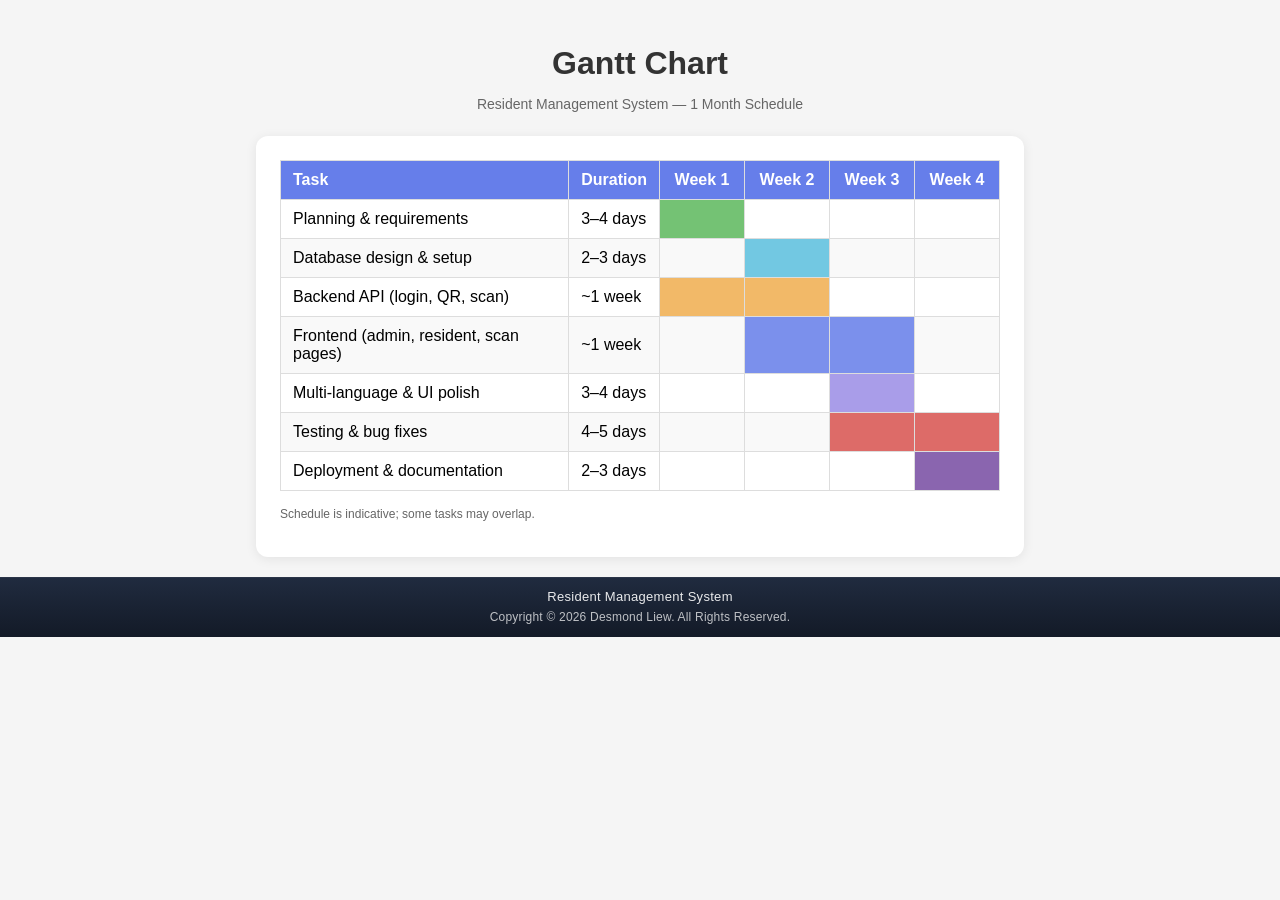
<file: gantt_chart.html>
<!DOCTYPE html>
<html lang="en">
<head>
    <meta charset="UTF-8">
    <meta name="viewport" content="width=device-width, initial-scale=1.0">
    <title>Gantt Chart — Resident Management System</title>
    <style>
        body { font-family: Arial, sans-serif; background: #f5f5f5; padding: 24px; margin: 0; }
        h1 { text-align: center; color: #333; margin-bottom: 8px; }
        .sub { text-align: center; color: #666; font-size: 14px; margin-bottom: 24px; }
        .wrap { max-width: 720px; margin: 0 auto; background: #fff; padding: 24px; border-radius: 12px; box-shadow: 0 2px 12px rgba(0,0,0,0.08); overflow-x: auto; }
        table { border-collapse: collapse; width: 100%; min-width: 480px; }
        th, td { border: 1px solid #ddd; padding: 10px 12px; text-align: left; vertical-align: middle; }
        th { background: #667eea; color: #fff; font-weight: 600; }
        th.gantt-head { text-align: center; min-width: 60px; }
        tr:nth-child(even) { background: #f9f9f9; }
        .task-name { font-weight: 500; min-width: 200px; }
        .site-footer {
            text-align: center;
            margin: 20px -24px -24px;
            padding: 10px 12px 12px;
            border-top: 1px solid #2b3548;
            background: linear-gradient(180deg, #202b3f 0%, #131a27 100%);
        }
        .site-footer-title {
            font-size: 13px;
            line-height: 1.4;
            letter-spacing: 0.3px;
            color: rgba(255, 255, 255, 0.9);
        }
        .site-footer-copy {
            margin-top: 2px;
            font-size: 12px;
            line-height: 1.4;
            letter-spacing: 0.2px;
            color: rgba(255, 255, 255, 0.72);
        }
    </style>
</head>
<body>
    <h1>Gantt Chart</h1>
    <p class="sub">Resident Management System — 1 Month Schedule</p>
    <div class="wrap">
        <table>
            <thead>
                <tr>
                    <th>Task</th>
                    <th>Duration</th>
                    <th class="gantt-head">Week 1</th>
                    <th class="gantt-head">Week 2</th>
                    <th class="gantt-head">Week 3</th>
                    <th class="gantt-head">Week 4</th>
                </tr>
            </thead>
            <tbody>
                <tr>
                    <td class="task-name">Planning & requirements</td>
                    <td>3–4 days</td>
                    <td style="background: #5cb85c; opacity: 0.85;"></td>
                    <td></td>
                    <td></td>
                    <td></td>
                </tr>
                <tr>
                    <td class="task-name">Database design & setup</td>
                    <td>2–3 days</td>
                    <td></td>
                    <td style="background: #5bc0de; opacity: 0.85;"></td>
                    <td></td>
                    <td></td>
                </tr>
                <tr>
                    <td class="task-name">Backend API (login, QR, scan)</td>
                    <td>~1 week</td>
                    <td style="background: #f0ad4e; opacity: 0.85;"></td>
                    <td style="background: #f0ad4e; opacity: 0.85;"></td>
                    <td></td>
                    <td></td>
                </tr>
                <tr>
                    <td class="task-name">Frontend (admin, resident, scan pages)</td>
                    <td>~1 week</td>
                    <td></td>
                    <td style="background: #667eea; opacity: 0.85;"></td>
                    <td style="background: #667eea; opacity: 0.85;"></td>
                    <td></td>
                </tr>
                <tr>
                    <td class="task-name">Multi-language & UI polish</td>
                    <td>3–4 days</td>
                    <td></td>
                    <td></td>
                    <td style="background: #9b8de6; opacity: 0.85;"></td>
                    <td></td>
                </tr>
                <tr>
                    <td class="task-name">Testing & bug fixes</td>
                    <td>4–5 days</td>
                    <td></td>
                    <td></td>
                    <td style="background: #d9534f; opacity: 0.85;"></td>
                    <td style="background: #d9534f; opacity: 0.85;"></td>
                </tr>
                <tr>
                    <td class="task-name">Deployment & documentation</td>
                    <td>2–3 days</td>
                    <td></td>
                    <td></td>
                    <td></td>
                    <td style="background: #764ba2; opacity: 0.85;"></td>
                </tr>
            </tbody>
        </table>
        <p style="margin-top: 16px; font-size: 12px; color: #666;">Schedule is indicative; some tasks may overlap.</p>
    </div>
    <footer class="site-footer">
        <div class="site-footer-title">Resident Management System</div>
        <div class="site-footer-copy">Copyright &copy; 2026 Desmond Liew. All Rights Reserved.</div>
    </footer>
</body>
</html>
</file>
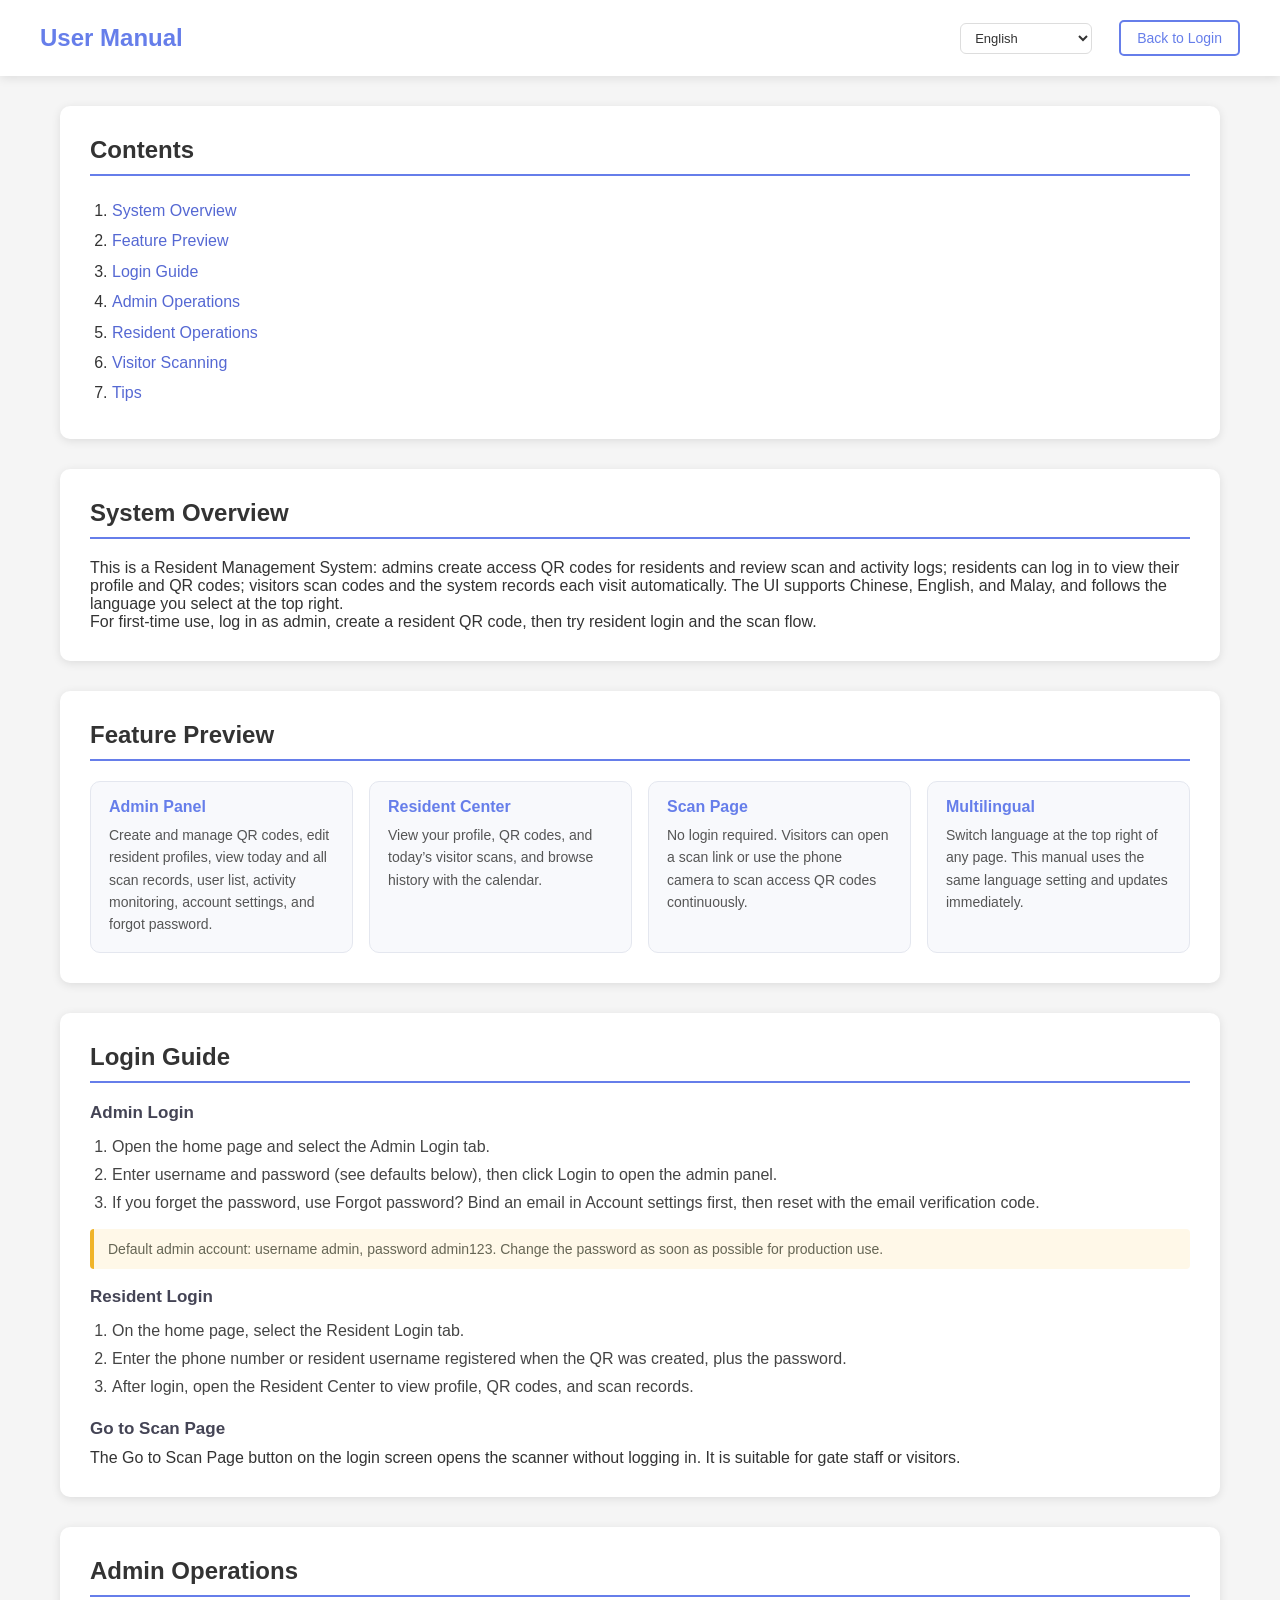
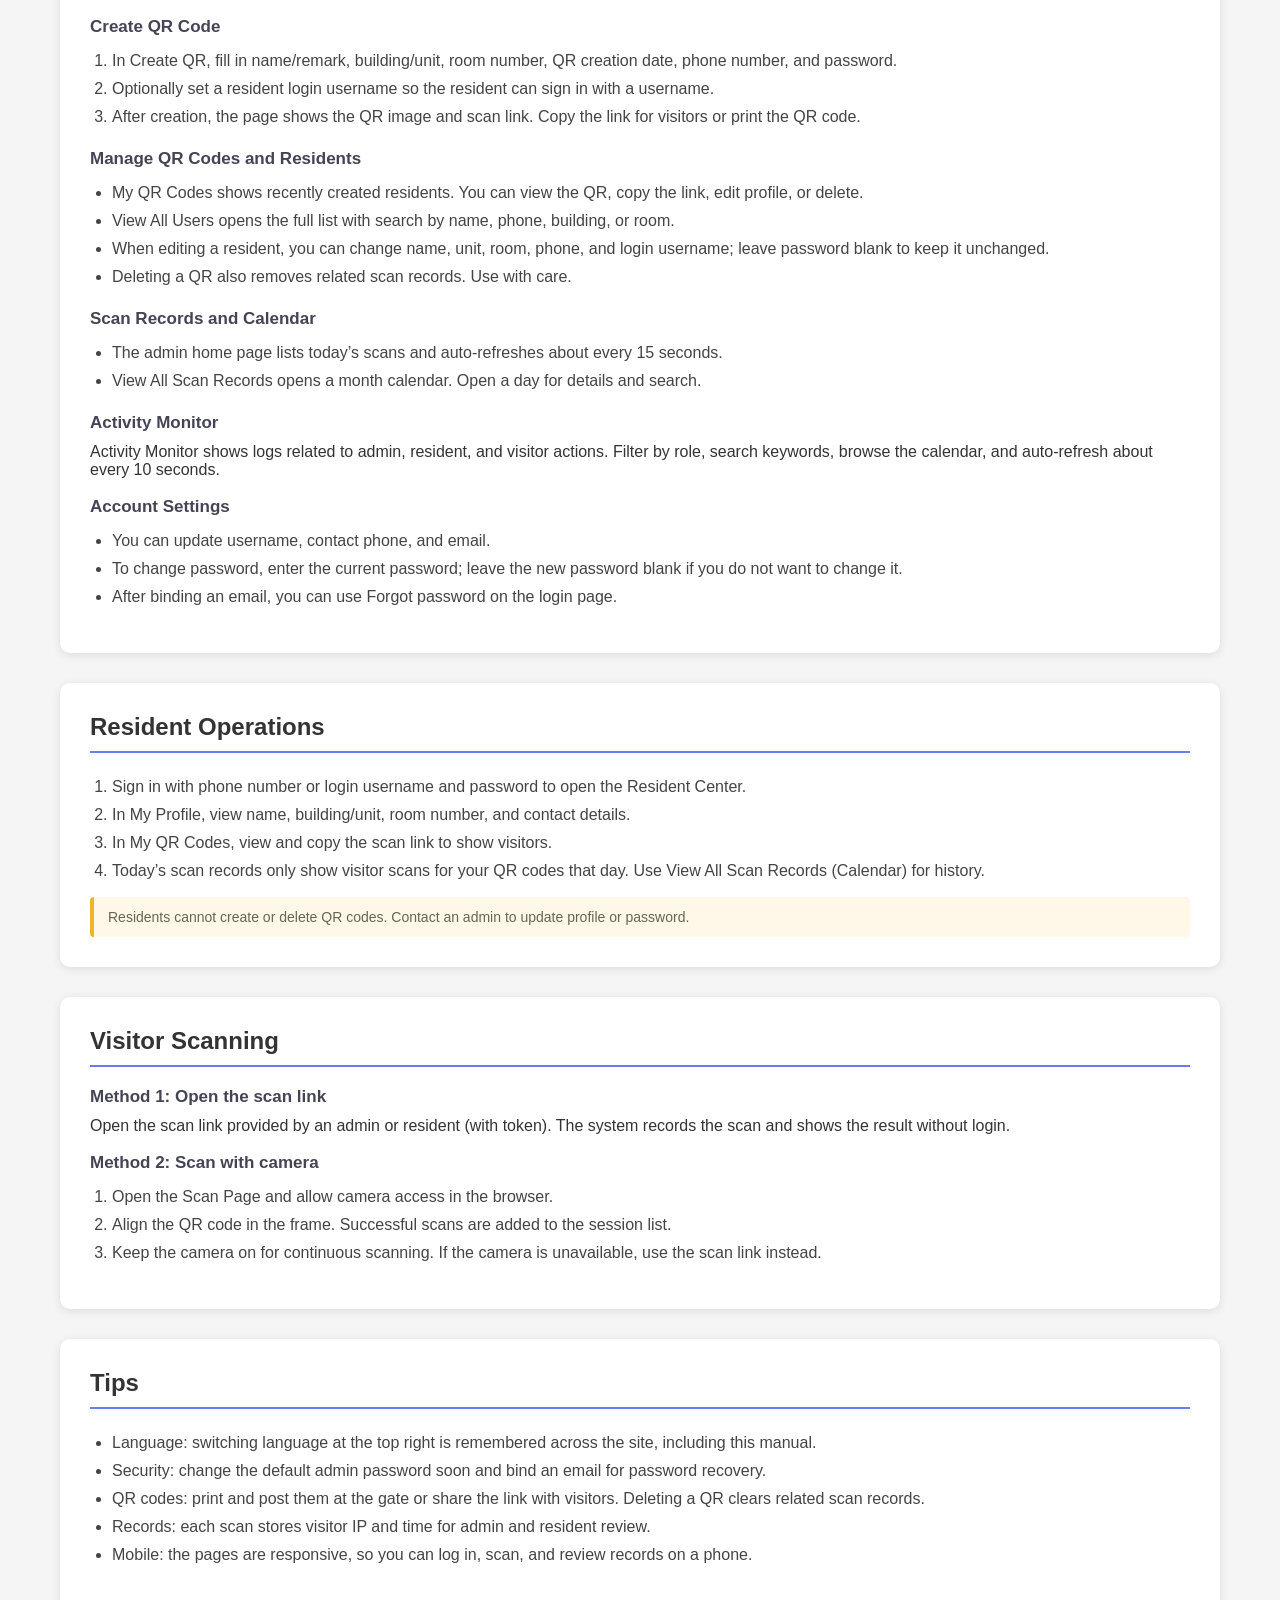
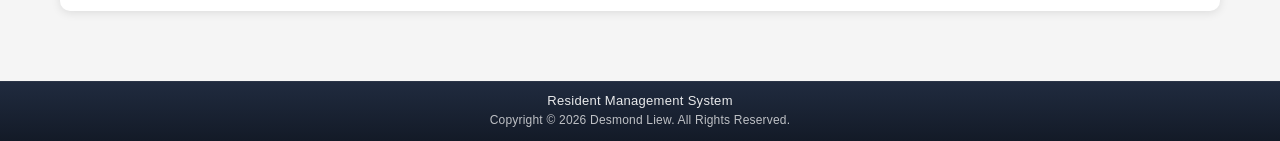
<file: manual.html>
<!DOCTYPE html>
<html lang="en">
<head>
    <meta charset="UTF-8">
    <meta name="viewport" content="width=device-width, initial-scale=1.0">
    <title>住户管理系统 - 用户手册</title>
    <link rel="stylesheet" href="assets/css/style.css?v=20260731">
</head>
<body data-i18n-title="titleManual" class="manual-page">
    <div class="admin-container manual-shell">
        <header class="admin-header">
            <h1 data-i18n="manualPageTitle">用户手册</h1>
            <div class="user-info">
                <div class="lang-switcher" id="langSwitcher">
                    <select id="langSelect" title="Language">
                        <option value="zh">中文</option>
                        <option value="en">English</option>
                        <option value="ms">Bahasa Melayu</option>
                    </select>
                </div>
                <a href="index.html" id="manualBackLink" class="btn btn-outline btn-small" data-i18n="backToLogin">返回登录</a>
            </div>
        </header>

        <div class="admin-content manual-content">
            <nav class="manual-toc section">
                <h2 data-i18n="manualTocTitle">目录</h2>
                <ol class="manual-toc-list">
                    <li><a href="#overview" data-i18n="manualSecOverview">系统概览</a></li>
                    <li><a href="#preview" data-i18n="manualSecPreview">功能预览</a></li>
                    <li><a href="#login" data-i18n="manualSecLogin">登录说明</a></li>
                    <li><a href="#admin" data-i18n="manualSecAdmin">管理员操作</a></li>
                    <li><a href="#resident" data-i18n="manualSecResident">住户操作</a></li>
                    <li><a href="#visitor" data-i18n="manualSecVisitor">访客扫码</a></li>
                    <li><a href="#tips" data-i18n="manualSecTips">使用提示</a></li>
                </ol>
            </nav>

            <section id="overview" class="section manual-section">
                <h2 data-i18n="manualSecOverview">系统概览</h2>
                <p data-i18n="manualOverviewP1">本系统是一套住户管理系统：管理员可为住户生成门禁二维码并查看扫描与操作记录；住户可登录查看自己的资料与二维码；访客扫码后系统自动记录访问信息。界面支持中文、英文与马来文，语言会跟随您在右上角的选择自动切换。</p>
                <p data-i18n="manualOverviewP2">建议首次使用时先用管理员账号登录，创建住户二维码后再试用住户登录与扫码流程。</p>
            </section>

            <section id="preview" class="section manual-section">
                <h2 data-i18n="manualSecPreview">功能预览</h2>
                <div class="manual-cards">
                    <article class="manual-card">
                        <h3 data-i18n="manualCardAdminTitle">管理后台</h3>
                        <p data-i18n="manualCardAdminDesc">创建与管理二维码、编辑住户资料、查看当天与全部扫描记录、用户列表、操作日志监控，以及账号设置与忘记密码。</p>
                    </article>
                    <article class="manual-card">
                        <h3 data-i18n="manualCardResidentTitle">住户中心</h3>
                        <p data-i18n="manualCardResidentDesc">查看个人资料、名下二维码、当天访客扫码记录，并可通过日历浏览历史扫描记录。</p>
                    </article>
                    <article class="manual-card">
                        <h3 data-i18n="manualCardScanTitle">扫描页面</h3>
                        <p data-i18n="manualCardScanDesc">访客无需登录。可通过二维码链接直接记录，或使用手机相机连续扫描门禁二维码。</p>
                    </article>
                    <article class="manual-card">
                        <h3 data-i18n="manualCardLangTitle">多语言</h3>
                        <p data-i18n="manualCardLangDesc">各页面右上角可切换语言。本手册与系统界面使用同一语言设置，切换后立即更新。</p>
                    </article>
                </div>
            </section>

            <section id="login" class="section manual-section">
                <h2 data-i18n="manualSecLogin">登录说明</h2>
                <h3 data-i18n="manualLoginAdminH">管理员登录</h3>
                <ol class="manual-steps">
                    <li data-i18n="manualLoginAdmin1">打开系统首页，选择「管理员登录」标签。</li>
                    <li data-i18n="manualLoginAdmin2">输入用户名和密码（默认账号见下方），点击登录进入管理后台。</li>
                    <li data-i18n="manualLoginAdmin3">若忘记密码，可使用「忘记密码？」：需先在账号设置中绑定邮箱，再通过邮件验证码重设密码。</li>
                </ol>
                <p class="manual-note" data-i18n="manualLoginDefault">默认管理员账号：用户名 admin，密码 admin123。正式使用前请尽快修改密码。</p>

                <h3 data-i18n="manualLoginResidentH">住户登录</h3>
                <ol class="manual-steps">
                    <li data-i18n="manualLoginResident1">在首页选择「住户登录」标签。</li>
                    <li data-i18n="manualLoginResident2">输入创建二维码时登记的电话号码或住户用户名，以及对应密码。</li>
                    <li data-i18n="manualLoginResident3">登录成功后进入住户中心，可查看资料、二维码与扫描记录。</li>
                </ol>

                <h3 data-i18n="manualLoginScanH">进入扫描页</h3>
                <p data-i18n="manualLoginScanP">登录页下方的「进入扫描页面」可直接打开扫码界面，无需先登录。该页面适合门岗或访客使用。</p>
            </section>

            <section id="admin" class="section manual-section">
                <h2 data-i18n="manualSecAdmin">管理员操作</h2>

                <h3 data-i18n="manualAdminCreateH">生成二维码</h3>
                <ol class="manual-steps">
                    <li data-i18n="manualAdminCreate1">在管理后台「生成二维码」区域填写：名字/备注、单元楼、门牌号、二维码创建日期、电话号码、密码。</li>
                    <li data-i18n="manualAdminCreate2">可选填写「住户登录用户名」，方便住户用用户名登录。</li>
                    <li data-i18n="manualAdminCreate3">点击生成后，页面会显示二维码图片与扫描链接，可复制链接发给访客或打印二维码。</li>
                </ol>

                <h3 data-i18n="manualAdminManageH">管理二维码与住户</h3>
                <ul class="manual-list">
                    <li data-i18n="manualAdminManage1">「我的二维码」区域显示最近创建的住户，可查看二维码、复制链接、编辑资料或删除。</li>
                    <li data-i18n="manualAdminManage2">「查看全部用户」进入完整用户列表，支持按姓名、电话、单元楼、门牌号搜索。</li>
                    <li data-i18n="manualAdminManage3">编辑住户时可修改姓名、单元、门牌、电话、登录用户名；密码留空表示不修改。</li>
                    <li data-i18n="manualAdminManage4">删除二维码会一并移除相关扫描记录，请谨慎操作。</li>
                </ul>

                <h3 data-i18n="manualAdminRecordsH">扫描记录与日历</h3>
                <ul class="manual-list">
                    <li data-i18n="manualAdminRecords1">后台首页展示当天扫描记录，约每 15 秒自动刷新。</li>
                    <li data-i18n="manualAdminRecords2">「进入全部扫描记录」打开月历视图，可按日期查看明细并搜索。</li>
                </ul>

                <h3 data-i18n="manualAdminActivityH">用户操作监控</h3>
                <p data-i18n="manualAdminActivityP">「用户操作监控」可查看管理员、住户与访客相关操作日志，支持角色筛选、关键字搜索与日历浏览，约每 10 秒自动更新。</p>

                <h3 data-i18n="manualAdminSettingsH">账号设置</h3>
                <ul class="manual-list">
                    <li data-i18n="manualAdminSettings1">可修改用户名、联系电话、电子邮箱。</li>
                    <li data-i18n="manualAdminSettings2">修改密码时必须填写当前密码；新密码可留空表示不改。</li>
                    <li data-i18n="manualAdminSettings3">绑定邮箱后，即可在登录页使用「忘记密码」功能。</li>
                </ul>
            </section>

            <section id="resident" class="section manual-section">
                <h2 data-i18n="manualSecResident">住户操作</h2>
                <ol class="manual-steps">
                    <li data-i18n="manualResident1">使用电话号码或登录用户名与密码进入住户中心。</li>
                    <li data-i18n="manualResident2">在「我的资料」查看姓名、单元楼、门牌号与联系方式等信息。</li>
                    <li data-i18n="manualResident3">在「我的二维码」中查看与复制扫描链接，出示给访客扫码。</li>
                    <li data-i18n="manualResident4">「当天扫描记录」仅显示您名下二维码当日的访客扫码；可通过「查看全部扫描记录（日历）」浏览历史。</li>
                </ol>
                <p class="manual-note" data-i18n="manualResidentNote">住户不能自行创建或删除二维码；如需变更资料或密码，请联系管理员在后台编辑。</p>
            </section>

            <section id="visitor" class="section manual-section">
                <h2 data-i18n="manualSecVisitor">访客扫码</h2>
                <h3 data-i18n="manualVisitorLinkH">方式一：打开扫描链接</h3>
                <p data-i18n="manualVisitorLinkP">访客打开管理员或住户提供的扫描链接（含 token），系统会自动记录扫描并显示结果，无需登录。</p>

                <h3 data-i18n="manualVisitorCameraH">方式二：使用相机扫描</h3>
                <ol class="manual-steps">
                    <li data-i18n="manualVisitorCamera1">打开「扫描页面」，允许浏览器使用摄像头。</li>
                    <li data-i18n="manualVisitorCamera2">将二维码对准取景框，识别成功后会写入本次扫描记录列表。</li>
                    <li data-i18n="manualVisitorCamera3">相机可保持开启以便连续扫描；若无法使用相机，请改用扫描链接。</li>
                </ol>
            </section>

            <section id="tips" class="section manual-section">
                <h2 data-i18n="manualSecTips">使用提示</h2>
                <ul class="manual-list">
                    <li data-i18n="manualTip1">语言：在任意页面右上角切换语言后，整站（含本手册）会记住您的选择。</li>
                    <li data-i18n="manualTip2">安全：请尽快修改默认管理员密码，并为管理员绑定邮箱以便找回密码。</li>
                    <li data-i18n="manualTip3">二维码：建议打印后张贴于门岗或分享链接给访客；删除二维码会清除相关扫描记录。</li>
                    <li data-i18n="manualTip4">记录：扫描记录会保存访客 IP 与扫描时间，便于管理员与住户核对。</li>
                    <li data-i18n="manualTip5">移动端：页面已做响应式适配，可用手机完成登录、扫码与查看记录。</li>
                </ul>
            </section>
        </div>
    </div>

    <footer class="site-footer">
        <div class="site-footer-title">Resident Management System</div>
        <div class="site-footer-copy">Copyright &copy; 2026 Desmond Liew. All Rights Reserved.</div>
    </footer>

    <script src="assets/js/i18n.js?v=20260731"></script>
    <script>
        document.addEventListener('DOMContentLoaded', function () {
            var langSelect = document.getElementById('langSelect');
            if (langSelect) {
                langSelect.value = typeof getLang === 'function' ? getLang() : 'en';
                langSelect.addEventListener('change', function () {
                    var newLang = this.value;
                    if (typeof setLang === 'function') setLang(newLang);
                    if (typeof applyPage === 'function') applyPage();
                    this.value = typeof getLang === 'function' ? getLang() : newLang;
                    updateManualBackLink();
                });
            }
            if (typeof applyPage === 'function') applyPage();
            updateManualBackLink();
        });

        function updateManualBackLink() {
            var link = document.getElementById('manualBackLink');
            if (!link) return;

            fetch('api/check_auth.php', { credentials: 'same-origin' })
                .then(function (res) { return res.json().catch(function () { return {}; }); })
                .then(function (data) {
                    if (data && data.authenticated && data.role === 'admin') {
                        link.href = 'admin.html';
                        link.setAttribute('data-i18n', 'backToAdmin');
                        link.textContent = typeof t === 'function' ? t('backToAdmin') : '返回管理后台';
                    } else if (data && data.authenticated && data.role === 'resident') {
                        link.href = 'resident.html';
                        link.setAttribute('data-i18n', 'backToResident');
                        link.textContent = typeof t === 'function' ? t('backToResident') : '返回住户中心';
                    } else {
                        link.href = 'index.html';
                        link.setAttribute('data-i18n', 'backToLogin');
                        link.textContent = typeof t === 'function' ? t('backToLogin') : '返回登录';
                    }
                })
                .catch(function () {
                    link.href = 'index.html';
                    link.setAttribute('data-i18n', 'backToLogin');
                    link.textContent = typeof t === 'function' ? t('backToLogin') : '返回登录';
                });
        }
    </script>
</body>
</html>
</file>
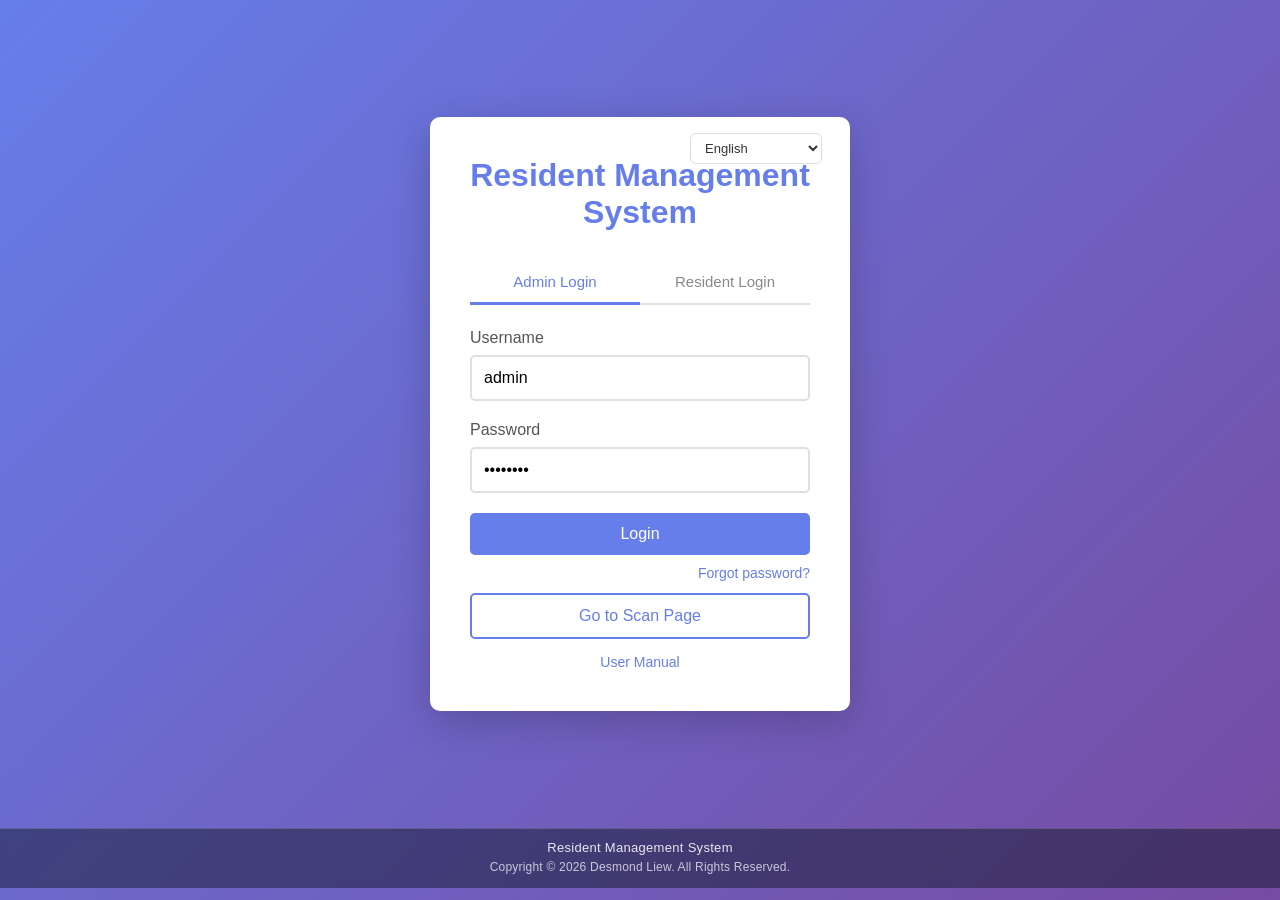
<file: resident.html>
<!DOCTYPE html>
<html lang="en">
<head>
    <meta charset="UTF-8">
    <meta name="viewport" content="width=device-width, initial-scale=1.0">
    <title>住户管理系统 - 住户中心</title>
    <link rel="stylesheet" href="assets/css/style.css?v=20260731">
    <script src="assets/js/qrcode.min.js"></script>
</head>
<body data-i18n-title="titleResident">
    <div class="admin-container">
        <header class="admin-header">
            <h1 data-i18n="titleResident">住户管理系统 - 住户中心</h1>
            <div class="user-info">
                <div class="lang-switcher" id="langSwitcher">
                    <select id="langSelect" title="Language">
                        <option value="zh">中文</option>
                        <option value="en">English</option>
                        <option value="ms">Bahasa Melayu</option>
                    </select>
                </div>
                <span id="residentInfo"></span>
                <a href="manual.html" class="btn btn-outline" data-i18n="userManual">用户手册</a>
                <button id="logoutBtn" class="btn btn-secondary" data-i18n="logout">退出登录</button>
            </div>
        </header>

        <div class="admin-content">
            <section class="section">
                <h2 data-i18n="myProfile">我的资料</h2>
                <div id="residentProfile" class="resident-profile"></div>
            </section>
            <section class="section">
                <h2 data-i18n="residentTodayScanRecords">当天扫描记录</h2>
                <p class="section-hint">
                    <span data-i18n="residentTodayScanHint">以下仅显示您名下二维码当天的访客扫码记录。</span>
                    <a href="resident_records_calendar.html" class="btn btn-outline btn-small" style="margin-left:10px;" data-i18n="viewAllMyScanRecords">查看全部扫描记录（日历）</a>
                    <span id="residentTodayRefreshHint" style="color:#666;font-size:12px;"></span>
                </p>
                <div class="table-container">
                    <table class="data-table">
                        <thead>
                            <tr>
                                <th data-i18n="id">ID</th>
                                <th data-i18n="nameRemarkCol">名字/备注</th>
                                <th data-i18n="buildingUnit">单元楼</th>
                                <th data-i18n="roomNumber">门牌号</th>
                                <th data-i18n="visitorIP">访客IP</th>
                                <th data-i18n="scanTime">扫描时间</th>
                            </tr>
                        </thead>
                        <tbody id="residentTodayRecordsBody">
                            <tr><td colspan="6" class="loading" data-i18n="loading">加载中...</td></tr>
                        </tbody>
                    </table>
                </div>
            </section>
            <section class="section">
                <h2 data-i18n="myQRCodes">我的二维码</h2>
                <p class="section-hint" data-i18n="residentQRHint">以下为属于您的住户二维码，可出示给访客扫描。</p>
                <div id="qrList" class="qr-list"></div>
            </section>
        </div>
    </div>
    <script src="assets/js/i18n.js?v=20260731"></script>
    <script src="assets/js/resident.js?v=20260310"></script>
    <footer class="site-footer">
        <div class="site-footer-title">Resident Management System</div>
        <div class="site-footer-copy">Copyright &copy; 2026 Desmond Liew. All Rights Reserved.</div>
    </footer>
</body>
</html>
</file>
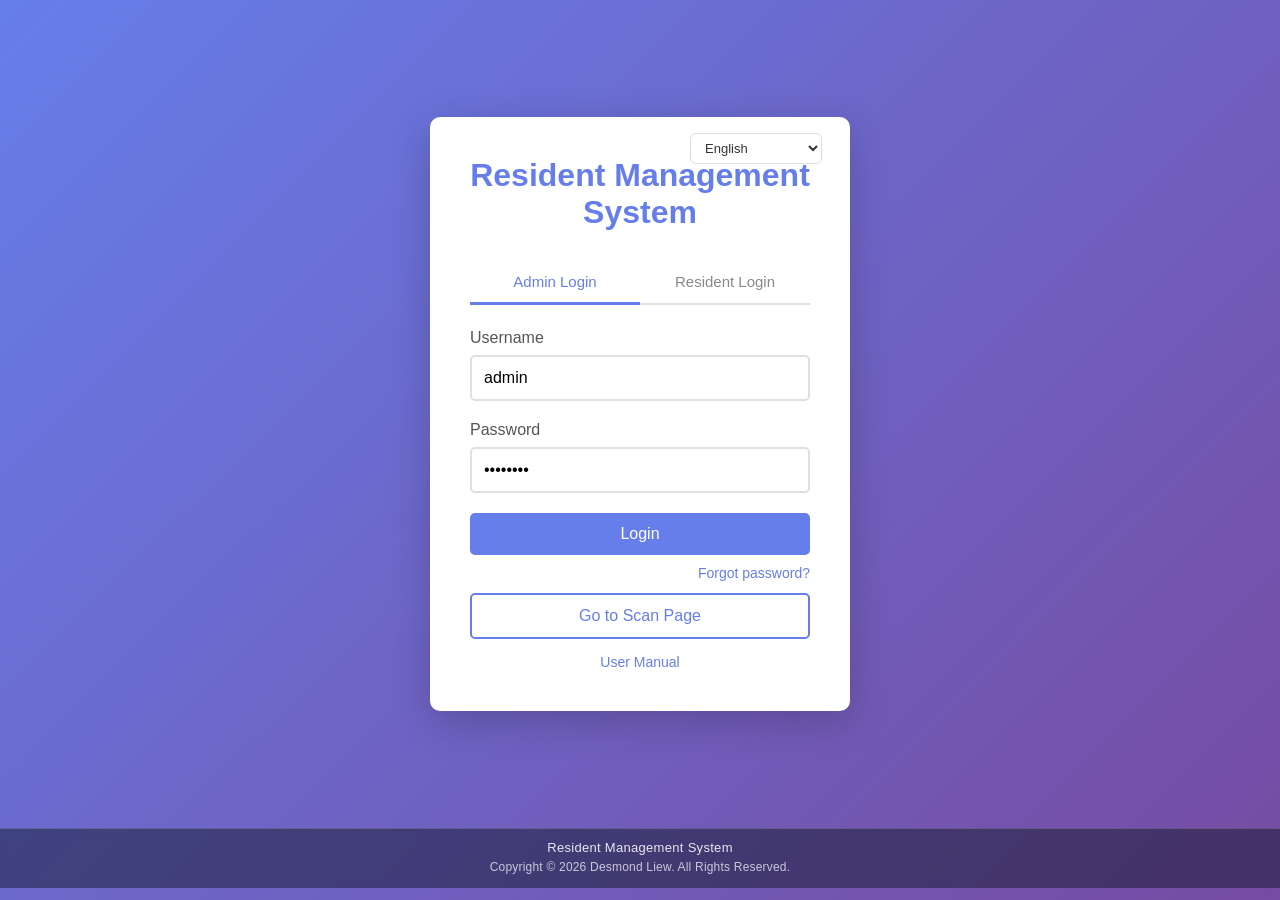
<file: resident_records_calendar.html>
<!DOCTYPE html>
<html lang="en">
<head>
    <meta charset="UTF-8">
    <meta name="viewport" content="width=device-width, initial-scale=1.0">
    <title>住户管理系统 - 我的扫描记录</title>
    <link rel="stylesheet" href="assets/css/style.css?v=20260616">
</head>
<body data-i18n-title="titleResidentScanRecords">
    <div class="admin-container">
        <header class="admin-header">
            <h1 data-i18n="residentScanRecordsPageTitle">我的扫描记录</h1>
            <div class="user-info">
                <div class="lang-switcher" id="langSwitcher">
                    <select id="langSelect" title="Language">
                        <option value="zh">中文</option>
                        <option value="en">English</option>
                        <option value="ms">Bahasa Melayu</option>
                    </select>
                </div>
                <a href="resident.html" class="btn btn-outline" data-i18n="backToResident">返回住户中心</a>
                <span id="residentHeaderInfo"></span>
                <button id="logoutBtn" class="btn btn-secondary" data-i18n="logout">退出登录</button>
            </div>
        </header>

        <div class="admin-content">
            <section class="section">
                <div class="form-row" style="align-items:center; gap:8px; flex-wrap:wrap;">
                    <div class="form-group">
                        <label for="monthInput" data-i18n="monthLabel">月份</label>
                        <input id="monthInput" type="month">
                    </div>
                    <button id="prevMonthBtn" class="btn btn-outline" style="height:42px;" data-i18n="prevMonth">上一月</button>
                    <button id="nextMonthBtn" class="btn btn-outline" style="height:42px;" data-i18n="nextMonth">下一月</button>
                    <button id="currentMonthBtn" class="btn btn-outline" style="height:42px;" data-i18n="currentMonth">本月</button>
                    <button id="reloadCalendarBtn" class="btn btn-primary" style="height:42px;" data-i18n="loadCalendar">加载日历</button>
                </div>
                <div id="recordsCalendarGrid" class="records-calendar-grid"></div>
            </section>
        </div>
    </div>

    <div id="dayRecordsModal" class="records-modal" style="display:none;">
        <div class="records-modal-mask"></div>
        <div class="records-modal-content">
            <div class="records-modal-header">
                <h3 id="dayRecordsTitle">当天扫描记录</h3>
                <button id="closeDayRecordsModal" class="btn btn-secondary btn-small" data-i18n="close">关闭</button>
            </div>
            <div class="form-row" style="align-items:end;">
                <div class="form-group" style="flex:1;">
                    <label for="dayRecordSearchInput" data-i18n="searchButton">搜索</label>
                    <input id="dayRecordSearchInput" type="text" data-i18n-placeholder="searchDayRecordPlaceholder" placeholder="输入姓名或访客IP搜索">
                </div>
            </div>
            <div class="table-container" style="max-height:420px; overflow:auto;">
                <table class="data-table">
                    <thead>
                        <tr>
                            <th data-i18n="id">ID</th>
                            <th data-i18n="nameRemarkCol">名字/备注</th>
                            <th data-i18n="buildingUnit">单元楼</th>
                            <th data-i18n="roomNumber">门牌号</th>
                            <th data-i18n="phoneCol">手机号码</th>
                            <th data-i18n="visitorIP">访客IP</th>
                            <th data-i18n="scanTime">扫描时间</th>
                        </tr>
                    </thead>
                    <tbody id="dayRecordTableBody">
                        <tr><td colspan="7" class="loading" data-i18n="loading">加载中...</td></tr>
                    </tbody>
                </table>
            </div>
        </div>
    </div>

    <script src="assets/js/i18n.js?v=20260731"></script>
    <script src="assets/js/resident_records_calendar.js?v=20260310"></script>
    <footer class="site-footer">
        <div class="site-footer-title">Resident Management System</div>
        <div class="site-footer-copy">Copyright &copy; 2026 Desmond Liew. All Rights Reserved.</div>
    </footer>
</body>
</html>
</file>
<file: assets/css/style.css>
:root {
    --font-multilang: "Inter", "Segoe UI", "Helvetica Neue", Arial, "Noto Sans", "Noto Sans SC", "Noto Sans TC", "Noto Sans Malay", "Microsoft YaHei", "PingFang SC", "Hiragino Sans GB", "Heiti SC", sans-serif;
}

* {
    margin: 0;
    padding: 0;
    box-sizing: border-box;
    font-family: inherit;
}

html,
body {
    font-family: var(--font-multilang);
    background: linear-gradient(135deg, #667eea 0%, #764ba2 100%);
    min-height: 100vh;
    color: #333;
}

input,
select,
textarea,
button,
option,
table,
th,
td {
    font-family: inherit;
}

/* 登录页面 */
.login-container {
    display: flex;
    justify-content: center;
    align-items: center;
    min-height: calc(100vh - 72px);
    padding: 20px;
}

.login-box {
    background: white;
    padding: 40px;
    border-radius: 10px;
    box-shadow: 0 10px 40px rgba(0, 0, 0, 0.2);
    width: 100%;
    max-width: 400px;
}

.login-box-wide {
    max-width: 420px;
}

.login-tabs {
    display: flex;
    margin-bottom: 24px;
    border-bottom: 2px solid #e0e0e0;
}

.login-tab {
    flex: 1;
    padding: 12px;
    border: none;
    background: none;
    font-size: 15px;
    font-weight: 500;
    color: #888;
    cursor: pointer;
    border-bottom: 3px solid transparent;
    margin-bottom: -2px;
    transition: color 0.2s, border-color 0.2s;
}

.login-tab:hover {
    color: #667eea;
}

.login-tab.active {
    color: #667eea;
    border-bottom-color: #667eea;
}

.login-form .form-group:first-of-type {
    margin-top: 0;
}

.login-box h1 {
    text-align: center;
    margin-bottom: 30px;
    color: #667eea;
}

.form-group {
    margin-bottom: 20px;
}

.form-group label {
    display: block;
    margin-bottom: 8px;
    font-weight: 500;
    color: #555;
}

.form-group input {
    width: 100%;
    padding: 12px;
    border: 2px solid #e0e0e0;
    border-radius: 5px;
    font-size: 16px;
    transition: border-color 0.3s;
}

.form-group input:focus {
    outline: none;
    border-color: #667eea;
}

.btn {
    padding: 12px 24px;
    border: none;
    border-radius: 5px;
    font-size: 16px;
    cursor: pointer;
    transition: all 0.3s;
    font-weight: 500;
}

.btn-primary {
    background: #667eea;
    color: white;
    width: 100%;
}

.btn-primary:hover {
    background: #5568d3;
    transform: translateY(-2px);
    box-shadow: 0 5px 15px rgba(102, 126, 234, 0.4);
}

.btn-secondary {
    background: #6c757d;
    color: white;
}

.btn-secondary:hover {
    background: #5a6268;
}

.btn-danger {
    background: #dc3545;
    color: white;
}

.btn-danger:hover {
    background: #c82333;
}

.btn-outline {
    background: transparent;
    color: #667eea;
    border: 2px solid #667eea;
    text-decoration: none;
    display: inline-flex;
    align-items: center;
}

.btn-outline:hover {
    background: #667eea;
    color: white;
}

.qr-fallback-hint {
    color: #856404;
    background: #fff3cd;
    padding: 12px;
    border-radius: 4px;
    font-size: 14px;
    margin: 0;
}

.resident-profile {
    padding: 10px 0;
    line-height: 1.8;
}

.resident-profile p {
    margin-bottom: 8px;
}

.text-muted {
    color: #999;
}

.error-message {
    color: #dc3545;
    margin-top: 10px;
    text-align: center;
    display: none;
}

.error-message.show {
    display: block;
}

/* 管理后台 */
.admin-container {
    min-height: calc(100vh - 72px);
    background: #f5f5f5;
}

.admin-header {
    background: white;
    padding: 20px 40px;
    box-shadow: 0 2px 10px rgba(0, 0, 0, 0.1);
    display: flex;
    justify-content: space-between;
    align-items: center;
}

.admin-header h1 {
    color: #667eea;
    font-size: 24px;
}

.user-info {
    display: flex;
    align-items: center;
    gap: 15px;
}

.user-info span {
    color: #666;
    font-weight: 500;
}

.admin-content {
    max-width: 1200px;
    margin: 0 auto;
    padding: 30px 20px;
}

.section {
    background: white;
    padding: 30px;
    border-radius: 10px;
    box-shadow: 0 2px 10px rgba(0, 0, 0, 0.1);
    margin-bottom: 30px;
}

.section h2 {
    margin-bottom: 20px;
    color: #333;
    border-bottom: 2px solid #667eea;
    padding-bottom: 10px;
}

.section-hint {
    color: #666;
    font-size: 14px;
    margin: -10px 0 20px 0;
}

.required {
    color: #dc3545;
}

.form-inline {
    display: flex;
    gap: 15px;
    align-items: flex-end;
}

.form-inline .form-group {
    flex: 1;
    margin-bottom: 0;
}

/* 生成二维码表单：标签横向显示，不换行 */
.form-inline .form-group label {
    white-space: nowrap;
    display: block;
    writing-mode: horizontal-tb;
}

/* 生成二维码表单：多行多列 */
.form-create-qr .form-row {
    display: flex;
    gap: 15px;
    margin-bottom: 20px;
    align-items: flex-end;
}

.form-create-qr .form-row .form-group {
    flex: 1;
    margin-bottom: 0;
}

.form-create-qr .form-row-submit {
    margin-bottom: 0;
}

.form-create-qr .form-row .form-group label {
    white-space: nowrap;
}

@media (max-width: 768px) {
    .form-create-qr .form-row {
        flex-direction: column;
    }
}

.qr-result {
    margin-top: 20px;
    padding: 20px;
    background: #f8f9fa;
    border-radius: 5px;
    display: none;
}

.qr-result.show {
    display: block;
}

.qr-result h3 {
    margin-bottom: 15px;
    color: #333;
}

.qr-code-display {
    display: flex;
    gap: 20px;
    align-items: flex-start;
    flex-wrap: wrap;
}

.qr-code-image {
    background: white;
    padding: 15px;
    border-radius: 5px;
    box-shadow: 0 2px 5px rgba(0, 0, 0, 0.1);
}

.qr-code-image canvas {
    display: block;
}

.qr-code-info {
    flex: 1;
    min-width: 200px;
}

.qr-code-info p {
    margin-bottom: 10px;
    color: #666;
}

.qr-code-info input {
    width: 100%;
    padding: 8px;
    border: 1px solid #ddd;
    border-radius: 4px;
    font-size: 14px;
    margin-top: 5px;
}

.qr-list {
    display: grid;
    grid-template-columns: repeat(auto-fill, minmax(300px, 1fr));
    gap: 20px;
}

.qr-card {
    background: #f8f9fa;
    padding: 20px;
    border-radius: 8px;
    border: 1px solid #e0e0e0;
}

.qr-card h3 {
    margin-bottom: 10px;
    color: #333;
}

.qr-card-info {
    font-size: 14px;
    color: #666;
    margin-bottom: 15px;
}

.qr-card-actions {
    display: flex;
    flex-wrap: wrap;
    gap: 10px;
    margin-top: 15px;
}

.btn-small {
    padding: 8px 16px;
    font-size: 14px;
}

/* 表格 */
.table-container {
    overflow-x: auto;
}

.data-table {
    width: 100%;
    border-collapse: collapse;
    margin-top: 20px;
}

.data-table th,
.data-table td {
    padding: 12px;
    text-align: left;
    border-bottom: 1px solid #e0e0e0;
}

.data-table th {
    background: #f8f9fa;
    font-weight: 600;
    color: #333;
}

.data-table tr:hover {
    background: #f8f9fa;
}

.data-table .loading {
    text-align: center;
    color: #999;
    padding: 40px;
}

/* 分页 */
.pagination {
    display: flex;
    justify-content: center;
    align-items: center;
    gap: 10px;
    margin-top: 20px;
}

.pagination button {
    padding: 8px 16px;
    border: 1px solid #ddd;
    background: white;
    border-radius: 4px;
    cursor: pointer;
    transition: all 0.3s;
}

.pagination button:hover:not(:disabled) {
    background: #667eea;
    color: white;
    border-color: #667eea;
}

.pagination button:disabled {
    opacity: 0.5;
    cursor: not-allowed;
}

.pagination span {
    color: #666;
}

/* 扫描页面 */
.scan-container {
    display: flex;
    justify-content: center;
    align-items: center;
    min-height: calc(100vh - 72px);
    padding: 20px;
}

.scan-box {
    background: white;
    padding: 60px 40px;
    border-radius: 10px;
    box-shadow: 0 10px 40px rgba(0, 0, 0, 0.2);
    text-align: center;
    max-width: 500px;
    width: 100%;
}

.scan-box h1 {
    color: #667eea;
    margin-bottom: 30px;
}

.scan-box-wide {
    max-width: 560px;
}

.scanner-area {
    padding: 10px 0;
}

.scanner-hint {
    text-align: center;
    color: #333;
    margin-bottom: 16px;
    font-weight: 500;
}

.scanner-view-wrap {
    position: relative;
    width: 100%;
    max-width: 320px;
    margin: 0 auto 16px;
    background: #000;
    border-radius: 12px;
    overflow: hidden;
    aspect-ratio: 1;
}

.scanner-video,
.scanner-canvas {
    display: block;
    width: 100%;
    height: 100%;
    object-fit: cover;
}

.scanner-canvas {
    position: absolute;
    top: 0;
    left: 0;
    pointer-events: none;
}

.scanner-frame {
    position: absolute;
    top: 10%;
    left: 10%;
    width: 80%;
    height: 80%;
    border: 3px solid rgba(102, 126, 234, 0.8);
    border-radius: 8px;
    pointer-events: none;
    box-sizing: border-box;
}

.scanner-error {
    color: #dc3545;
    text-align: center;
    font-size: 14px;
    margin-bottom: 10px;
    display: none;
}

.scanner-tip {
    color: #666;
    font-size: 13px;
    text-align: center;
    margin-top: 12px;
}

.scan-record-list-wrap {
    margin-top: 24px;
    padding-top: 20px;
    border-top: 1px solid #e0e0e0;
}

.scan-record-title {
    font-size: 18px;
    margin-bottom: 8px;
    color: #333;
}

.scan-record-hint {
    font-size: 13px;
    color: #666;
    margin-bottom: 12px;
}

.scan-record-list {
    list-style: none;
    max-height: 320px;
    overflow-y: auto;
}

.scan-record-list li {
    background: #f8f9fa;
    border-radius: 8px;
    padding: 14px 16px;
    margin-bottom: 10px;
    border-left: 4px solid #667eea;
}

.scan-record-list li .scan-record-name {
    font-weight: 600;
    margin-bottom: 8px;
    color: #333;
}

.scan-record-list li .scan-record-meta {
    font-size: 13px;
    color: #666;
    line-height: 1.6;
}

.scan-record-list li .scan-record-time {
    font-size: 12px;
    color: #999;
    margin-top: 6px;
}

.scan-status {
    padding: 40px 0;
}

.loading-spinner {
    width: 50px;
    height: 50px;
    border: 4px solid #f3f3f3;
    border-top: 4px solid #667eea;
    border-radius: 50%;
    animation: spin 1s linear infinite;
    margin: 0 auto 20px;
}

@keyframes spin {
    0% { transform: rotate(0deg); }
    100% { transform: rotate(360deg); }
}

.scan-result {
    padding: 40px 0;
}

.success-icon {
    width: 80px;
    height: 80px;
    background: #28a745;
    color: white;
    border-radius: 50%;
    display: flex;
    align-items: center;
    justify-content: center;
    font-size: 50px;
    margin: 0 auto 20px;
}

.scan-result h2 {
    color: #28a745;
    margin-bottom: 15px;
}

.scan-error {
    padding: 40px 0;
}

.error-icon {
    width: 80px;
    height: 80px;
    background: #dc3545;
    color: white;
    border-radius: 50%;
    display: flex;
    align-items: center;
    justify-content: center;
    font-size: 50px;
    margin: 0 auto 20px;
}

.scan-error h2 {
    color: #dc3545;
    margin-bottom: 15px;
}

/* 响应式 */
@media (max-width: 768px) {
    .admin-header {
        flex-direction: column;
        gap: 15px;
        text-align: center;
    }

    .form-inline {
        flex-direction: column;
        align-items: stretch;
    }

    .form-create-qr .form-row {
        flex-direction: column;
    }

    .qr-code-display {
        flex-direction: column;
    }

    .data-table {
        font-size: 14px;
    }

    .data-table th,
    .data-table td {
        padding: 8px;
    }
}

/* 多语言切换 */
.lang-switcher {
    display: inline-flex;
    align-items: center;
    gap: 6px;
    margin-right: 12px;
}
.lang-switcher select {
    font-size: 13px;
    padding: 6px 10px;
    border: 1px solid #ddd;
    border-radius: 6px;
    background: #fff;
    color: #333;
    cursor: pointer;
}
.lang-switcher select:focus {
    outline: none;
    border-color: #667eea;
}
.lang-btns {
    display: inline-flex;
    gap: 2px;
}
.lang-btns button {
    padding: 4px 8px;
    border: 1px solid #ddd;
    border-radius: 4px;
    background: #fff;
    cursor: pointer;
    font-size: 12px;
}
.lang-btns button:hover {
    background: #f0f0f0;
    border-color: #667eea;
}
.lang-btns button.active {
    background: #667eea;
    color: #fff;
    border-color: #667eea;
}
.login-box .lang-switcher {
    position: absolute;
    top: 16px;
    right: 16px;
}
.scan-box .lang-switcher,
.admin-header .lang-switcher {
    margin-left: auto;
}
.scan-box .lang-switcher {
    position: absolute;
    top: 16px;
    right: 16px;
}

/* 扫描记录日历页 */
.records-calendar-grid {
    display: grid !important;
    grid-template-columns: repeat(7, minmax(90px, 1fr)) !important;
    gap: 10px !important;
}
.records-calendar-day {
    background: #fff;
    border: 1px solid #e4e7ef;
    border-radius: 8px;
    min-height: 92px;
    padding: 8px;
    cursor: pointer;
    display: flex;
    flex-direction: column;
    justify-content: flex-start;
}
.records-calendar-day:hover {
    border-color: #667eea;
    box-shadow: 0 2px 8px rgba(102, 126, 234, 0.15);
}
.records-calendar-day.empty {
    background: #f8f9fc;
    cursor: default;
}
.records-calendar-date {
    font-weight: 600;
    margin-bottom: 6px;
}
.records-calendar-count {
    font-size: 12px;
    color: #666;
}
.records-calendar-day.has-record .records-calendar-count {
    color: #2f5bea;
    font-weight: 600;
}

.records-modal {
    position: fixed;
    inset: 0;
    z-index: 1200;
}
.records-modal-mask {
    position: absolute;
    inset: 0;
    background: rgba(0, 0, 0, 0.45);
}
.records-modal-content {
    position: relative;
    width: min(980px, 92vw);
    margin: 5vh auto;
    background: #fff;
    border-radius: 10px;
    padding: 16px;
    box-shadow: 0 8px 30px rgba(0, 0, 0, 0.2);
}
.records-modal-header {
    display: flex;
    justify-content: space-between;
    align-items: center;
    margin-bottom: 10px;
}

.admin-settings-modal-content {
    width: min(440px, 94vw);
    max-height: 90vh;
    overflow-y: auto;
    padding: 18px 20px 20px;
}

.edit-resident-modal-content {
    width: min(560px, 94vw);
}

.admin-settings-form .form-group {
    margin-bottom: 12px;
}

.admin-settings-form .form-group label {
    display: block;
    margin-bottom: 4px;
    font-size: 14px;
    font-weight: 500;
}

.admin-settings-form .form-group input {
    width: 100%;
    padding: 8px 10px;
    border: 1px solid #ddd;
    border-radius: 6px;
    font-size: 14px;
}

.settings-hint {
    font-size: 13px;
    color: #666;
    margin-bottom: 14px;
    line-height: 1.45;
}

.forgot-password-row {
    text-align: right;
    margin-top: 10px;
    font-size: 14px;
}

.forgot-password-row a {
    color: #667eea;
    text-decoration: none;
}

.forgot-password-row a:hover {
    text-decoration: underline;
}

.forgot-password-modal-content {
    width: min(420px, 94vw);
}

.forgot-password-modal-content .form-group {
    margin-bottom: 12px;
}

.forgot-password-modal-content .form-group label {
    display: block;
    margin-bottom: 4px;
    font-size: 14px;
    font-weight: 500;
}

.forgot-password-modal-content .form-group input {
    width: 100%;
    padding: 8px 10px;
    border: 1px solid #ddd;
    border-radius: 6px;
    font-size: 14px;
}

@media (max-width: 768px) {
    .records-calendar-grid {
        grid-template-columns: repeat(2, minmax(120px, 1fr)) !important;
    }
}

.site-footer {
    text-align: center;
    padding: 10px 12px 12px;
    border-top: 1px solid rgba(255, 255, 255, 0.18);
    background: rgba(11, 18, 32, 0.45);
    backdrop-filter: blur(3px);
    -webkit-backdrop-filter: blur(3px);
}

.site-footer-title {
    font-size: 13px;
    line-height: 1.4;
    letter-spacing: 0.3px;
    color: rgba(255, 255, 255, 0.88);
}

.site-footer-copy {
    margin-top: 2px;
    font-size: 12px;
    line-height: 1.4;
    letter-spacing: 0.2px;
    color: rgba(255, 255, 255, 0.72);
}

.admin-container + .site-footer {
    border-top: 1px solid #2b3548;
    background: linear-gradient(180deg, #202b3f 0%, #131a27 100%);
}

.admin-container + .site-footer .site-footer-title {
    color: rgba(255, 255, 255, 0.9);
}

.admin-container + .site-footer .site-footer-copy {
    color: rgba(255, 255, 255, 0.72);
}

/* 用户手册 */
.manual-page .manual-shell {
    background: #f5f5f5;
}

.manual-content {
    padding-bottom: 40px;
}

.manual-toc-list {
    margin: 0;
    padding-left: 22px;
    line-height: 1.9;
}

.manual-toc-list a {
    color: #5568d3;
    text-decoration: none;
}

.manual-toc-list a:hover {
    text-decoration: underline;
}

.manual-section h3 {
    margin: 18px 0 10px;
    color: #445;
    font-size: 17px;
}

.manual-steps,
.manual-list {
    margin: 0 0 12px;
    padding-left: 22px;
    line-height: 1.75;
    color: #444;
}

.manual-note {
    background: #fff8e8;
    border-left: 4px solid #f0b429;
    padding: 12px 14px;
    border-radius: 4px;
    color: #665;
    font-size: 14px;
    margin: 12px 0 0;
}

.manual-cards {
    display: grid;
    grid-template-columns: repeat(auto-fit, minmax(220px, 1fr));
    gap: 16px;
    margin-top: 8px;
}

.manual-card {
    background: #f8f9fc;
    border: 1px solid #e4e7ef;
    border-radius: 10px;
    padding: 16px 18px;
}

.manual-card h3 {
    margin: 0 0 8px;
    color: #667eea;
    font-size: 16px;
}

.manual-card p {
    margin: 0;
    color: #555;
    font-size: 14px;
    line-height: 1.6;
}

.manual-link-row {
    text-align: center;
    margin-top: 14px;
}

.manual-link-row a {
    color: #667eea;
    text-decoration: none;
    font-size: 14px;
    font-weight: 500;
}

.manual-link-row a:hover {
    text-decoration: underline;
}
</file>
